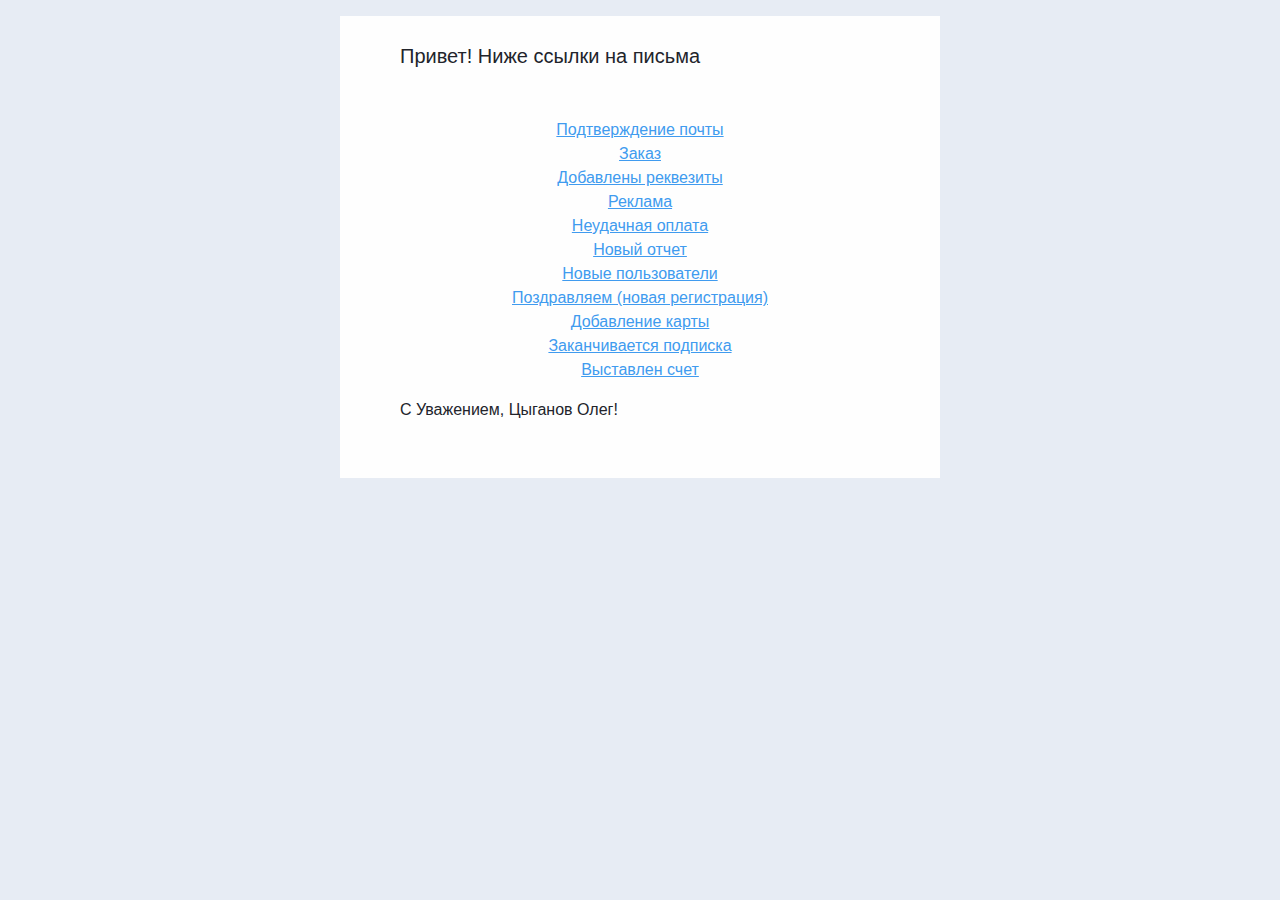
<file: index.html>
<!DOCTYPE html PUBLIC "-//W3C//DTD XHTML 1.0 Transitional//EN"
  "http://www.w3.org/TR/xhtml1/DTD/xhtml1-transitional.dtd">

<html xmlns="http://www.w3.org/1999/xhtml" lang="en" xml:lang="en">
<head>
  <link rel="stylesheet" type="text/css" href="css/app.css">
  <meta http-equiv="Content-Type" content="text/html; charset=utf-8">
  <meta name="viewport" content="width=device-width">
  <title>My Email Templates</title>
  <!-- <style> -->
</head>
<body>
  <span class="preheader"></span>
  <table class="body">
    <tr>
      <td class="center" align="center" valign="top">
        <center data-parsed>

            
            <table class="spacer float-center"><tbody><tr><td height="16px" style="font-size:16px;line-height:16px;">&#xA0;</td></tr></tbody></table> 
            
            <table align="center" class="container float-center"><tbody><tr><td>
            
              <table class="spacer"><tbody><tr><td height="24px" style="font-size:24px;line-height:24px;">&#xA0;</td></tr></tbody></table> 
              
              <table class="row"><tbody><tr>
                <th class="small-12 large-12 columns first last"><table><tr><th>
            
                <p class="lead">Привет! Ниже ссылки на письма</p>
            
                <table class="spacer"><tbody><tr><td height="16px" style="font-size:16px;line-height:16px;">&#xA0;</td></tr></tbody></table> 
            
                <center data-parsed>
                  <table align="center" class="menu vertical float-center"><tr><td><table><tr>
                    <th class="menu-item float-center"><a href="confirm-email.html" target="_blank">Подтверждение почты</a></th>
                    <th class="menu-item float-center"><a href="order.html" target="_blank">Заказ</a></th>
                    <th class="menu-item float-center"><a href="details-added.html" target="_blank">Добавлены реквезиты</a></th>
                    <th class="menu-item float-center"><a href="advertising.html" target="_blank">Реклама</a></th>
                    <th class="menu-item float-center"><a href="failed-payment.html" target="_blank">Неудачная оплата</a></th>
                    <th class="menu-item float-center"><a href="new-report.html" target="_blank">Новый отчет</a></th>
                    <th class="menu-item float-center"><a href="new-users.html" target="_blank">Новые пользователи</a></th>
                    <th class="menu-item float-center"><a href="congratulations.html" target="_blank">Поздравляем (новая регистрация)</a></th>
                    <th class="menu-item float-center"><a href="add-payment-card.html" target="_blank">Добавление карты</a></th>
                    <th class="menu-item float-center"><a href="end-subscribe.html" target="_blank">Заканчивается подписка</a></th>
                    <th class="menu-item float-center"><a href="billed.html" target="_blank">Выставлен счет</a></th>
                  </tr></table></td></tr></table>
                </center>
            
                <table class="spacer"><tbody><tr><td height="16px" style="font-size:16px;line-height:16px;">&#xA0;</td></tr></tbody></table> 
            
                <p class="paragraph-last">С Уважением, Цыганов Олег!</p>
            
            
                <table class="spacer"><tbody><tr><td height="16px" style="font-size:16px;line-height:16px;">&#xA0;</td></tr></tbody></table> 
            
                </th>
<th class="expander"></th></tr></table></th>
              </tr></tbody></table>
            </td></tr></tbody></table>
            
            <table class="spacer float-center"><tbody><tr><td height="16px" style="font-size:16px;line-height:16px;">&#xA0;</td></tr></tbody></table> 
            
            
            
            <table class="spacer float-center"><tbody><tr><td height="16px" style="font-size:16px;line-height:16px;">&#xA0;</td></tr></tbody></table> 
            
            

        </center>
      </td>
    </tr>
  </table>
  <!-- prevent Gmail on iOS font size manipulation -->
  <div style="display:none; white-space:nowrap; font:15px courier; line-height:0;"> &nbsp; &nbsp; &nbsp; &nbsp; &nbsp; &nbsp; &nbsp; &nbsp; &nbsp; &nbsp; &nbsp; &nbsp; &nbsp; &nbsp; &nbsp; &nbsp; &nbsp; &nbsp; &nbsp; &nbsp; &nbsp; &nbsp; &nbsp; &nbsp; &nbsp; &nbsp; &nbsp; &nbsp; &nbsp; &nbsp; </div>
</body>
</html>
</file>
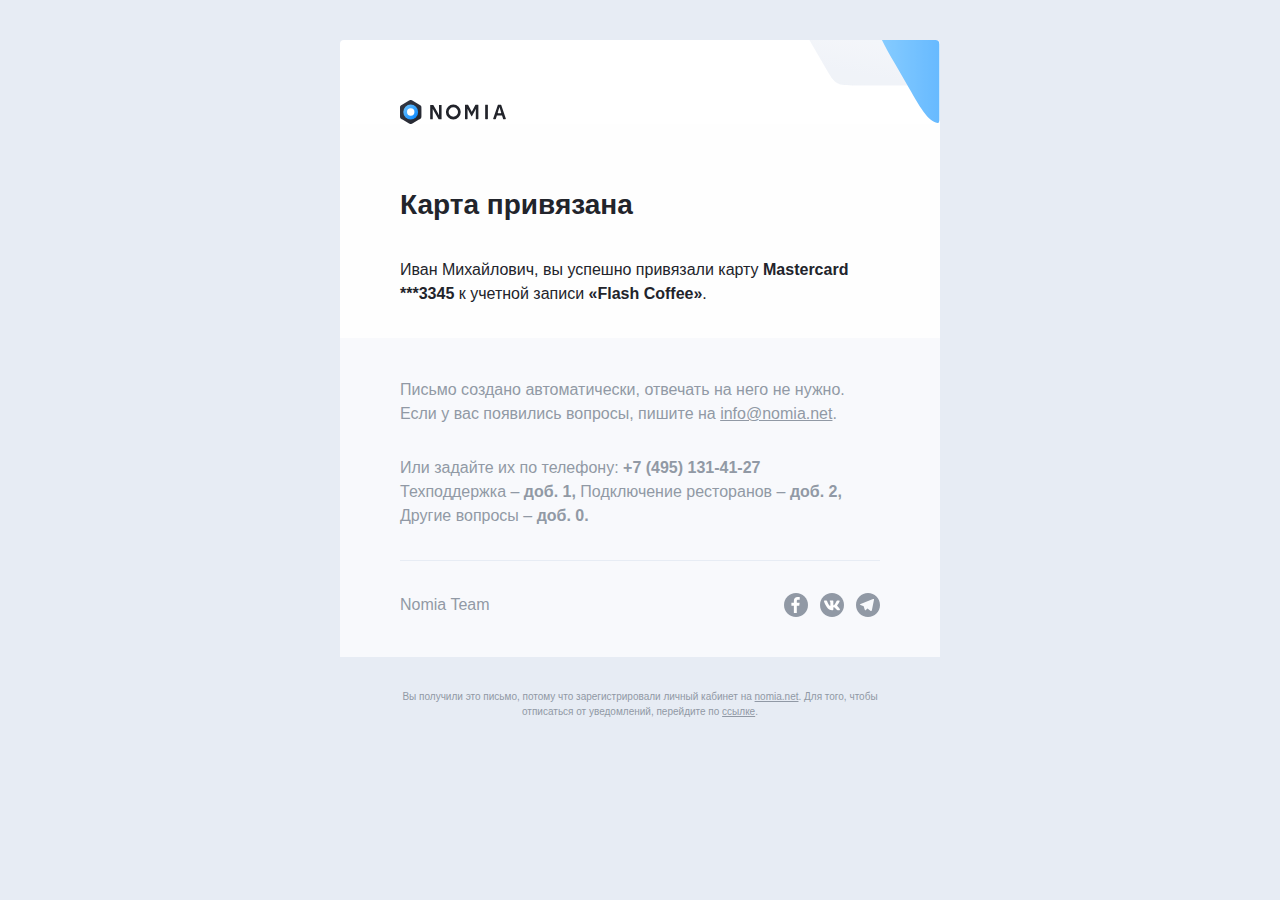
<file: add-payment-card.html>
<!DOCTYPE html PUBLIC "-//W3C//DTD XHTML 1.0 Transitional//EN"
"http://www.w3.org/TR/xhtml1/DTD/xhtml1-transitional.dtd">

<html xmlns="http://www.w3.org/1999/xhtml" lang="en" xml:lang="en">
  <head>
    <link rel="stylesheet" type="text/css" href="css/app.css">
    <meta http-equiv="Content-Type" content="text/html; charset=utf-8">
    <meta name="viewport" content="width=device-width">
    <title>add payment card</title>
    <!-- <style> -->
  </head>
  <body>
    <span class="preheader"></span>
    <table class="body">
      <tr>
        <td class="center" align="center" valign="top">
          <center data-parsed>
            
            <table class="spacer float-center show-for-large"><tbody><tr><td height="40px" style="font-size:40px;line-height:40px;">&#xA0;</td></tr></tbody></table> 
            <table style="border-radius: 4px 4px 0 0" align="center" class="container header float-center"><tbody><tr><td>
                <table class="row collapse"><tbody><tr>
                    <th class="small-6 large-6 columns first" valign="bottom"><table><tr><th>
                        <table class="spacer hide-for-large"><tbody><tr><td height="40px" style="font-size:40px;line-height:40px;">&#xA0;</td></tr></tbody></table> 
                        <img class="logo-image" src="assets/img/nomia-logo.svg" height="24" width="106" alt="Логотип Nomia">
                    </th></tr></table></th>
                    <th class="small-6 large-6 columns last"><table><tr><th>
                        <img class="decor-image" src="assets/img/nomia-decor.svg" height="84" width="168" alt="Декоративный элемент" align="right">
                    </th></tr></table></th>
                </tr></tbody></table>
            </td></tr></tbody></table>
            
            <table align="center" class="container float-center"><tbody><tr><td>
            
                <table class="spacer hide-for-large"><tbody><tr><td height="40px" style="font-size:40px;line-height:40px;">&#xA0;</td></tr></tbody></table><table class="spacer show-for-large"><tbody><tr><td height="60px" style="font-size:60px;line-height:60px;">&#xA0;</td></tr></tbody></table> 
            
                <table class="row"><tbody><tr>
                    <th class="small-12 large-12 columns first last" style="padding-bottom: 0;"><table><tr><th>
                        <h1>Карта привязана</h1>
                        <p style="margin-bottom: 0;">Иван Михайлович, вы успешно привязали карту <b>Mastercard ***3345</b> к учетной записи <b>«Flash Coffee»</b>.</p>
                    </th>
<th class="expander"></th></tr></table></th>
                </tr></tbody></table>
                <table class="spacer"><tbody><tr><td height="32px" style="font-size:32px;line-height:32px;">&#xA0;</td></tr></tbody></table> 
                <table class="wrapper secondary" align="center"><tr><td class="wrapper-inner">
                    <table class="spacer hide-for-large"><tbody><tr><td height="32px" style="font-size:32px;line-height:32px;">&#xA0;</td></tr></tbody></table><table class="spacer show-for-large"><tbody><tr><td height="40px" style="font-size:40px;line-height:40px;">&#xA0;</td></tr></tbody></table> 
                    <table class="row"><tbody><tr>
                        <th class="small-12 large-12 columns first last" style="padding-bottom: 32px;"><table><tr><th>
                            <p>
                                Письмо создано автоматически, отвечать на него не нужно. Если у вас появились вопросы, пишите на
                                <a href="mailto:infonomia.net" style="color: #9199a5">info@nomia.net</a>.
                            </p>
                            <p class="paragraph-last">Или задайте их по телефону: <a href="tel:+74951314127" style="color: #9199a5; font-weight: bold; text-decoration: none;">+7 (495) 131-41-27</a>
                            </p>
                            <p class="paragraph-last" style="padding-bottom: 32px; border-bottom-width: 1px; border-bottom-style: solid; border-bottom-color: #e7ecf4 ">Техподдержка –
                                <b>доб. 1,</b> Подключение ресторанов – <b>доб. 2,</b> Другие вопросы – <b>доб. 0.</b></p>
                        </th>
<th class="expander"></th></tr></table></th>
                    </tr></tbody></table>
                    <table class="row"><tbody><tr>
                        <th class="small-6 large-6 columns first"><table><tr><th>
                            <p class="paragraph-last">Nomia Team</p>
                        </th></tr></table></th>
                        <th class="small-6 large-6 columns last"><table><tr><th>
                            <table class="menu float-right"><tr><td><table><tr>
                                <th title="facebook" class="menu-item float-center"><a href="#">
                                    <img class="float-right" src="assets/img/facebook.svg" alt="Facebook" height="24" width="24" style="padding-right: 12px;">
                                </a></th>
                                <th title="vkontakte" class="menu-item float-center"><a href="#">
                                    <img class="float-right" src="assets/img/vk.svg" alt="Vkontakte" height="24" width="24" style="padding-right: 12px;">
                                </a></th>
                                <th title="telegram" class="menu-item float-center"><a href="#">
                                    <img class="float-right" src="assets/img/telegram.svg" alt="Telegram" height="24" width="24" style="padding-right: 0;">
                                </a></th>
                            </tr></table></td></tr></table>
                        </th></tr></table></th>
                    </tr></tbody></table>
                </td></tr></table>
                <table style="background-color: #e7ecf4;" class="wrapper" align="center"><tr><td class="wrapper-inner">
                    <table class="row"><tbody><tr>
                        <th class="small-12 large-12 columns first last" style="padding-top: 32px;"><table><tr><th>
                            <p class="paragraph-last text-center" style="font-size: 10px; color: #9199a5;">Вы получили это письмо, потому что зарегистрировали личный кабинет на <a href="https://www.nomia.net" target="_blank" style="font-size: 10px; color: #9199a5;">nomia.net</a>. Для того, чтобы отписаться от уведомлений, перейдите по <a href="https://www.nomia.net" target="_blank" style="font-size: 10px; color: #9199a5;">ссылке</a>.</p>
                        </th>
<th class="expander"></th></tr></table></th>
                    </tr></tbody></table>
                </td></tr></table>
            </td></tr></tbody></table>
            
          </center>
        </td>
      </tr>
    </table>
    <!-- prevent Gmail on iOS font size manipulation -->
   <div style="display:none; white-space:nowrap; font:15px courier; line-height:0;"> &nbsp; &nbsp; &nbsp; &nbsp; &nbsp; &nbsp; &nbsp; &nbsp; &nbsp; &nbsp; &nbsp; &nbsp; &nbsp; &nbsp; &nbsp; &nbsp; &nbsp; &nbsp; &nbsp; &nbsp; &nbsp; &nbsp; &nbsp; &nbsp; &nbsp; &nbsp; &nbsp; &nbsp; &nbsp; &nbsp; </div>
  </body>
</html>
</file>
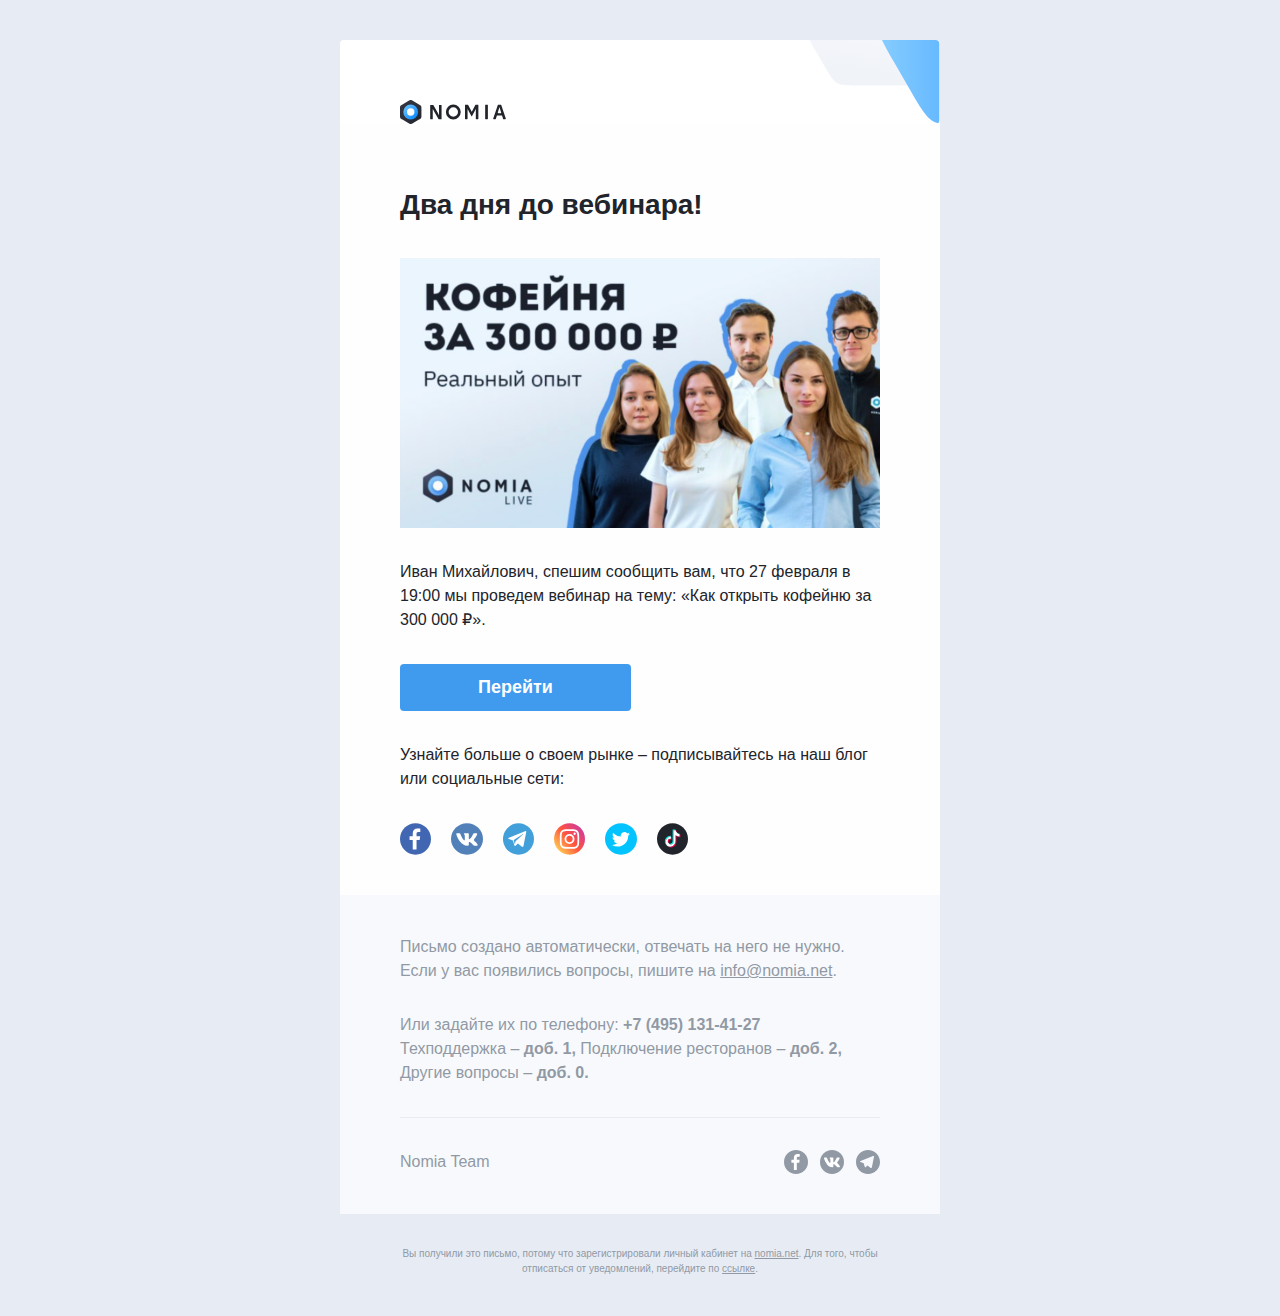
<file: advertising.html>
<!DOCTYPE html PUBLIC "-//W3C//DTD XHTML 1.0 Transitional//EN"
"http://www.w3.org/TR/xhtml1/DTD/xhtml1-transitional.dtd">

<html xmlns="http://www.w3.org/1999/xhtml" lang="en" xml:lang="en">
  <head>
    <link rel="stylesheet" type="text/css" href="css/app.css">
    <meta http-equiv="Content-Type" content="text/html; charset=utf-8">
    <meta name="viewport" content="width=device-width">
    <title>advertising</title>
    <!-- <style> -->
  </head>
  <body>
    <span class="preheader"></span>
    <table class="body">
      <tr>
        <td class="center" align="center" valign="top">
          <center data-parsed>
            
            <table class="spacer float-center show-for-large"><tbody><tr><td height="40px" style="font-size:40px;line-height:40px;">&#xA0;</td></tr></tbody></table> 
            <table style="border-radius: 4px 4px 0 0" align="center" class="container header float-center"><tbody><tr><td>
                <table class="row collapse"><tbody><tr>
                    <th class="small-6 large-6 columns first" valign="bottom"><table><tr><th>
                        <table class="spacer hide-for-large"><tbody><tr><td height="40px" style="font-size:40px;line-height:40px;">&#xA0;</td></tr></tbody></table> 
                        <img class="logo-image" src="assets/img/nomia-logo.svg" height="24" width="106" alt="Логотип Nomia">
                    </th></tr></table></th>
                    <th class="small-6 large-6 columns last"><table><tr><th>
                        <img class="decor-image" src="assets/img/nomia-decor.svg" height="84" width="168" alt="Декоративный элемент" align="right">
                    </th></tr></table></th>
                </tr></tbody></table>
            </td></tr></tbody></table>
            
            <table align="center" class="container float-center"><tbody><tr><td>
            
                <table class="spacer hide-for-large"><tbody><tr><td height="40px" style="font-size:40px;line-height:40px;">&#xA0;</td></tr></tbody></table><table class="spacer show-for-large"><tbody><tr><td height="60px" style="font-size:60px;line-height:60px;">&#xA0;</td></tr></tbody></table> 
            
                <table class="row"><tbody><tr>
                    <th class="small-12 large-12 columns first last" style="padding-bottom: 0;"><table><tr><th>
                        <h1>Два дня до вебинара!</h1>
                    </th>
<th class="expander"></th></tr></table></th>
                </tr></tbody></table>
            
                <table class="row"><tbody><tr>
                    <th class="ads__image--wrapper small-12 large-12 columns first last"><table><tr><th>
                        <img src="assets/img/ads.png" alt="Реклама вебинара" width="480" height="270">
                    </th>
<th class="expander"></th></tr></table></th>
                </tr></tbody></table>
            
                <table class="row"><tbody><tr>
                    <th class="small-12 large-12 columns first last" style="padding-bottom: 32px;"><table><tr><th>
                        <p class="paragraph-last">Иван Михайлович, спешим сообщить вам, что 27 февраля в 19:00 мы проведем вебинар на тему: «Как открыть кофейню за 300 000 ₽».</p>
                    </th>
<th class="expander"></th></tr></table></th>
                </tr></tbody></table>
            
                <table class="row"><tbody><tr>
                    <th class="small-12 large-12 columns first last" style="padding-right: 0; padding-bottom: 0;"><table><tr><th>
                        <table class="button small-expand radius success large ads__button"><tr><td><table><tr><td><a href="#">Перейти</a></td></tr></table></td></tr></table>
                    </th>
<th class="expander"></th></tr></table></th>
                </tr></tbody></table>
            
                <table class="row"><tbody><tr>
                    <th class="small-12 large-12 columns first last" style="padding-bottom: 32px !important;"><table><tr><th>
                        <p class="paragraph-last">Узнайте больше о своем рынке – подписывайтесь на наш блог или социальные сети:</p>
                    </th>
<th class="expander"></th></tr></table></th>
                </tr></tbody></table>
            
                <table class="row"><tbody><tr>
                    <th class="small-12 large-12 columns first last"><table><tr><th>
                        <table class="menu ads__social"><tr><td><table><tr>
                            <th style="padding-right: 20px" class="menu-item float-center"><a href="#">
                                <img src="assets/img/ads__facebook.svg" alt="Наш Facebook" width="32" height="32">
                            </a></th>
                            <th style="padding-right: 20px" class="menu-item float-center"><a href="#">
                                <img src="assets/img/ads__vk.svg" alt="Наш VK" width="32" height="32">
                            </a></th>
                            <th style="padding-right: 20px" class="menu-item float-center"><a href="#">
                                <img src="assets/img/ads__telegram.svg" alt="Наш Telegram" width="32" height="32">
                            </a></th>
                            <th style="padding-right: 20px" class="menu-item float-center"><a href="#">
                                <img src="assets/img/ads__insta.svg" alt="Наш Instagram" width="32" height="32">
                            </a></th>
                            <th style="padding-right: 20px" class="menu-item float-center"><a href="#">
                                <img src="assets/img/ads__twitter.svg" alt="Наш Twitter" width="32" height="32">
                            </a></th>
                            <th style="padding-right: 0" class="menu-item float-center"><a href="#">
                                <img src="assets/img/ads__tictok.svg" alt="Наш TikTok" width="32" height="32">
                            </a></th>
                        </tr></table></td></tr></table>
                    </th>
<th class="expander"></th></tr></table></th>
                </tr></tbody></table>
            
                <table class="wrapper secondary" align="center"><tr><td class="wrapper-inner">
                    <table class="spacer hide-for-large"><tbody><tr><td height="32px" style="font-size:32px;line-height:32px;">&#xA0;</td></tr></tbody></table><table class="spacer show-for-large"><tbody><tr><td height="40px" style="font-size:40px;line-height:40px;">&#xA0;</td></tr></tbody></table> 
                    <table class="row"><tbody><tr>
                        <th class="small-12 large-12 columns first last" style="padding-bottom: 32px;"><table><tr><th>
                            <p>
                                Письмо создано автоматически, отвечать на него не нужно. Если у вас появились вопросы, пишите на
                                <a href="mailto:infonomia.net" style="color: #9199a5">info@nomia.net</a>.
                            </p>
                            <p class="paragraph-last">Или задайте их по телефону: <a href="tel:+74951314127" style="color: #9199a5; font-weight: bold; text-decoration: none;">+7 (495) 131-41-27</a>
                            </p>
                            <p class="paragraph-last" style="padding-bottom: 32px; border-bottom-width: 1px; border-bottom-style: solid; border-bottom-color: #e7ecf4 ">Техподдержка –
                                <b>доб. 1,</b> Подключение ресторанов – <b>доб. 2,</b> Другие вопросы – <b>доб. 0.</b></p>
                        </th>
<th class="expander"></th></tr></table></th>
                    </tr></tbody></table>
                    <table class="row"><tbody><tr>
                        <th class="small-6 large-6 columns first"><table><tr><th>
                            <p class="paragraph-last">Nomia Team</p>
                        </th></tr></table></th>
                        <th class="small-6 large-6 columns last"><table><tr><th>
                            <table class="menu float-right"><tr><td><table><tr>
                                <th title="facebook" class="menu-item float-center"><a href="#">
                                    <img class="float-right" src="assets/img/facebook.svg" alt="Facebook" height="24" width="24" style="padding-right: 12px;">
                                </a></th>
                                <th title="vkontakte" class="menu-item float-center"><a href="#">
                                    <img class="float-right" src="assets/img/vk.svg" alt="Vkontakte" height="24" width="24" style="padding-right: 12px;">
                                </a></th>
                                <th title="telegram" class="menu-item float-center"><a href="#">
                                    <img class="float-right" src="assets/img/telegram.svg" alt="Telegram" height="24" width="24" style="padding-right: 0;">
                                </a></th>
                            </tr></table></td></tr></table>
                        </th></tr></table></th>
                    </tr></tbody></table>
                </td></tr></table>
                <table style="background-color: #e7ecf4;" class="wrapper" align="center"><tr><td class="wrapper-inner">
                    <table class="row"><tbody><tr>
                        <th class="small-12 large-12 columns first last" style="padding-top: 32px;"><table><tr><th>
                            <p class="paragraph-last text-center" style="font-size: 10px; color: #9199a5;">Вы получили это письмо, потому что зарегистрировали личный кабинет на <a href="https://www.nomia.net" target="_blank" style="font-size: 10px; color: #9199a5;">nomia.net</a>. Для того, чтобы отписаться от уведомлений, перейдите по <a href="https://www.nomia.net" target="_blank" style="font-size: 10px; color: #9199a5;">ссылке</a>.</p>
                        </th>
<th class="expander"></th></tr></table></th>
                    </tr></tbody></table>
                </td></tr></table>
            </td></tr></tbody></table>
            
          </center>
        </td>
      </tr>
    </table>
    <!-- prevent Gmail on iOS font size manipulation -->
   <div style="display:none; white-space:nowrap; font:15px courier; line-height:0;"> &nbsp; &nbsp; &nbsp; &nbsp; &nbsp; &nbsp; &nbsp; &nbsp; &nbsp; &nbsp; &nbsp; &nbsp; &nbsp; &nbsp; &nbsp; &nbsp; &nbsp; &nbsp; &nbsp; &nbsp; &nbsp; &nbsp; &nbsp; &nbsp; &nbsp; &nbsp; &nbsp; &nbsp; &nbsp; &nbsp; </div>
  </body>
</html>
</file>
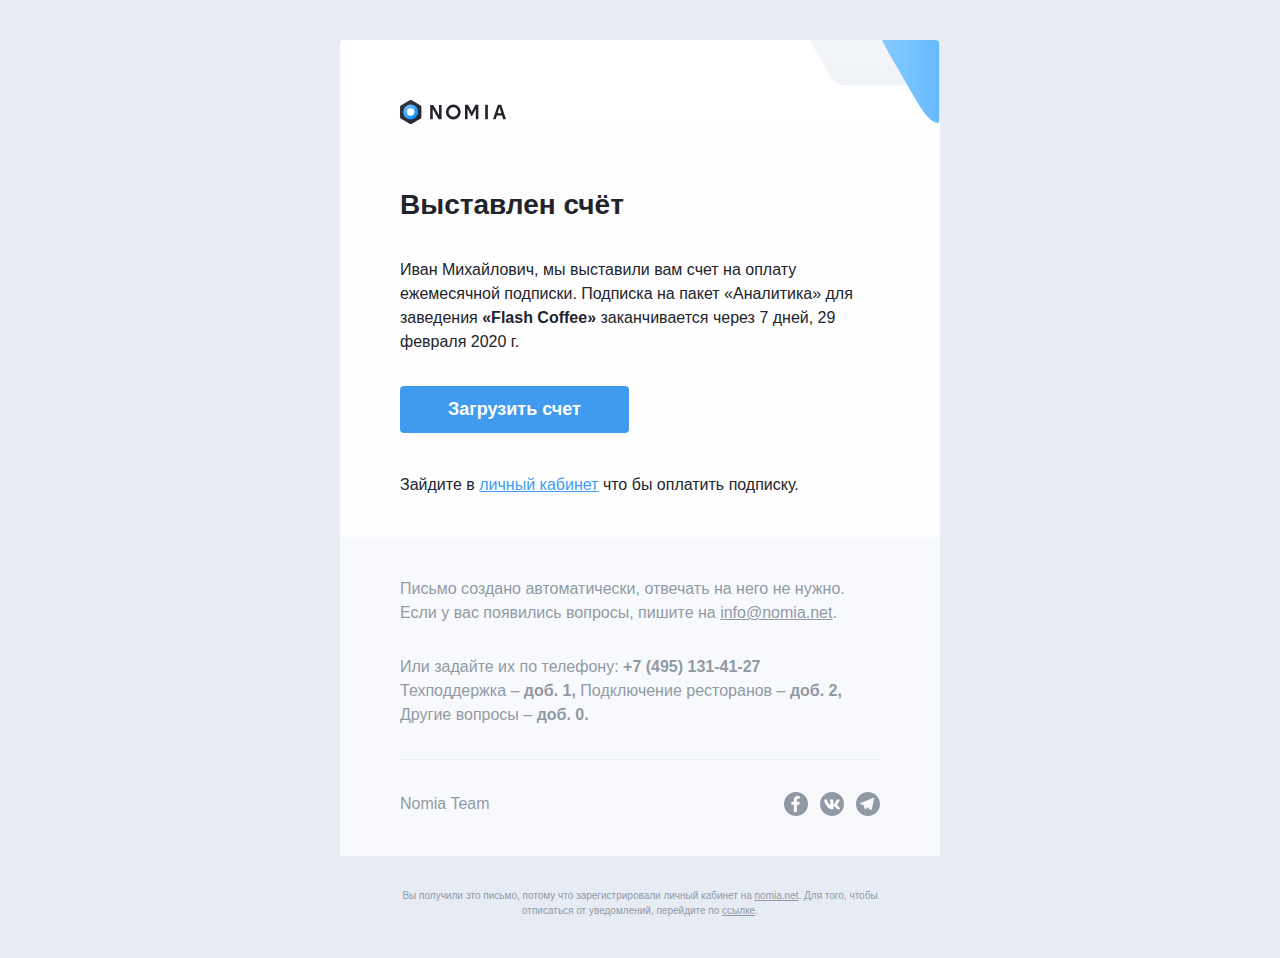
<file: billed.html>
<!DOCTYPE html PUBLIC "-//W3C//DTD XHTML 1.0 Transitional//EN"
"http://www.w3.org/TR/xhtml1/DTD/xhtml1-transitional.dtd">

<html xmlns="http://www.w3.org/1999/xhtml" lang="en" xml:lang="en">
  <head>
    <link rel="stylesheet" type="text/css" href="css/app.css">
    <meta http-equiv="Content-Type" content="text/html; charset=utf-8">
    <meta name="viewport" content="width=device-width">
    <title>Billed</title>
    <!-- <style> -->
  </head>
  <body>
    <span class="preheader"></span>
    <table class="body">
      <tr>
        <td class="center" align="center" valign="top">
          <center data-parsed>
            
            <table class="spacer float-center show-for-large"><tbody><tr><td height="40px" style="font-size:40px;line-height:40px;">&#xA0;</td></tr></tbody></table> 
            <table style="border-radius: 4px 4px 0 0" align="center" class="container header float-center"><tbody><tr><td>
                <table class="row collapse"><tbody><tr>
                    <th class="small-6 large-6 columns first" valign="bottom"><table><tr><th>
                        <table class="spacer hide-for-large"><tbody><tr><td height="40px" style="font-size:40px;line-height:40px;">&#xA0;</td></tr></tbody></table> 
                        <img class="logo-image" src="assets/img/nomia-logo.svg" height="24" width="106" alt="Логотип Nomia">
                    </th></tr></table></th>
                    <th class="small-6 large-6 columns last"><table><tr><th>
                        <img class="decor-image" src="assets/img/nomia-decor.svg" height="84" width="168" alt="Декоративный элемент" align="right">
                    </th></tr></table></th>
                </tr></tbody></table>
            </td></tr></tbody></table>
            
            <table align="center" class="container float-center"><tbody><tr><td>
            
                <table class="spacer hide-for-large"><tbody><tr><td height="40px" style="font-size:40px;line-height:40px;">&#xA0;</td></tr></tbody></table><table class="spacer show-for-large"><tbody><tr><td height="60px" style="font-size:60px;line-height:60px;">&#xA0;</td></tr></tbody></table> 
            
                <table class="row"><tbody><tr>
                    <th class="small-12 large-12 columns first last" style="padding-bottom: 0;"><table><tr><th>
                        <h1>Выставлен счёт</h1>
                        <p style="margin-bottom: 0;">Иван Михайлович, мы выставили вам счет на оплату ежемесячной подписки. Подписка на пакет «Аналитика» для заведения <b>«Flash Coffee»</b> заканчивается через 7 дней, 29 февраля 2020 г.</p>
                    </th>
<th class="expander"></th></tr></table></th>
                </tr></tbody></table>
                <table class="spacer"><tbody><tr><td height="32px" style="font-size:32px;line-height:32px;">&#xA0;</td></tr></tbody></table> 
                <table class="row"><tbody><tr>
                    <th class="small-12 large-12 columns first last" style="padding-right: 0; padding-bottom: 0;"><table><tr><th>
                        <table class="button small-expand radius success large billed"><tr><td><table><tr><td><a href="#">Загрузить счет</a></td></tr></table></td></tr></table>
                    </th>
<th class="expander"></th></tr></table></th>
                </tr></tbody></table>
                <table class="row"><tbody><tr>
                    <th class="small-12 large-12 columns first last"><table><tr><th>
                        <p class="paragraph-last">Зайдите в <a href="#" style="color: #409bef; text-decoration: underline;">личный кабинет</a> что бы оплатить подписку.</p>
                    </th>
<th class="expander"></th></tr></table></th>
                </tr></tbody></table>
                <table class="wrapper secondary" align="center"><tr><td class="wrapper-inner">
                    <table class="spacer hide-for-large"><tbody><tr><td height="32px" style="font-size:32px;line-height:32px;">&#xA0;</td></tr></tbody></table><table class="spacer show-for-large"><tbody><tr><td height="40px" style="font-size:40px;line-height:40px;">&#xA0;</td></tr></tbody></table> 
                    <table class="row"><tbody><tr>
                        <th class="small-12 large-12 columns first last" style="padding-bottom: 32px;"><table><tr><th>
                            <p>
                                Письмо создано автоматически, отвечать на него не нужно. Если у вас появились вопросы, пишите на
                                <a href="mailto:infonomia.net" style="color: #9199a5">info@nomia.net</a>.
                            </p>
                            <p class="paragraph-last">Или задайте их по телефону: <a href="tel:+74951314127" style="color: #9199a5; font-weight: bold; text-decoration: none;">+7 (495) 131-41-27</a>
                            </p>
                            <p class="paragraph-last" style="padding-bottom: 32px; border-bottom-width: 1px; border-bottom-style: solid; border-bottom-color: #e7ecf4 ">Техподдержка –
                                <b>доб. 1,</b> Подключение ресторанов – <b>доб. 2,</b> Другие вопросы – <b>доб. 0.</b></p>
                        </th>
<th class="expander"></th></tr></table></th>
                    </tr></tbody></table>
                    <table class="row"><tbody><tr>
                        <th class="small-6 large-6 columns first"><table><tr><th>
                            <p class="paragraph-last">Nomia Team</p>
                        </th></tr></table></th>
                        <th class="small-6 large-6 columns last"><table><tr><th>
                            <table class="menu float-right"><tr><td><table><tr>
                                <th title="facebook" class="menu-item float-center"><a href="#">
                                    <img class="float-right" src="assets/img/facebook.svg" alt="Facebook" height="24" width="24" style="padding-right: 12px;">
                                </a></th>
                                <th title="vkontakte" class="menu-item float-center"><a href="#">
                                    <img class="float-right" src="assets/img/vk.svg" alt="Vkontakte" height="24" width="24" style="padding-right: 12px;">
                                </a></th>
                                <th title="telegram" class="menu-item float-center"><a href="#">
                                    <img class="float-right" src="assets/img/telegram.svg" alt="Telegram" height="24" width="24" style="padding-right: 0;">
                                </a></th>
                            </tr></table></td></tr></table>
                        </th></tr></table></th>
                    </tr></tbody></table>
                </td></tr></table>
                <table style="background-color: #e7ecf4;" class="wrapper" align="center"><tr><td class="wrapper-inner">
                    <table class="row"><tbody><tr>
                        <th class="small-12 large-12 columns first last" style="padding-top: 32px;"><table><tr><th>
                            <p class="paragraph-last text-center" style="font-size: 10px; color: #9199a5;">Вы получили это письмо, потому что зарегистрировали личный кабинет на <a href="https://www.nomia.net" target="_blank" style="font-size: 10px; color: #9199a5;">nomia.net</a>. Для того, чтобы отписаться от уведомлений, перейдите по <a href="https://www.nomia.net" target="_blank" style="font-size: 10px; color: #9199a5;">ссылке</a>.</p>
                        </th>
<th class="expander"></th></tr></table></th>
                    </tr></tbody></table>
                </td></tr></table>
            </td></tr></tbody></table>
            
          </center>
        </td>
      </tr>
    </table>
    <!-- prevent Gmail on iOS font size manipulation -->
   <div style="display:none; white-space:nowrap; font:15px courier; line-height:0;"> &nbsp; &nbsp; &nbsp; &nbsp; &nbsp; &nbsp; &nbsp; &nbsp; &nbsp; &nbsp; &nbsp; &nbsp; &nbsp; &nbsp; &nbsp; &nbsp; &nbsp; &nbsp; &nbsp; &nbsp; &nbsp; &nbsp; &nbsp; &nbsp; &nbsp; &nbsp; &nbsp; &nbsp; &nbsp; &nbsp; </div>
  </body>
</html>
</file>
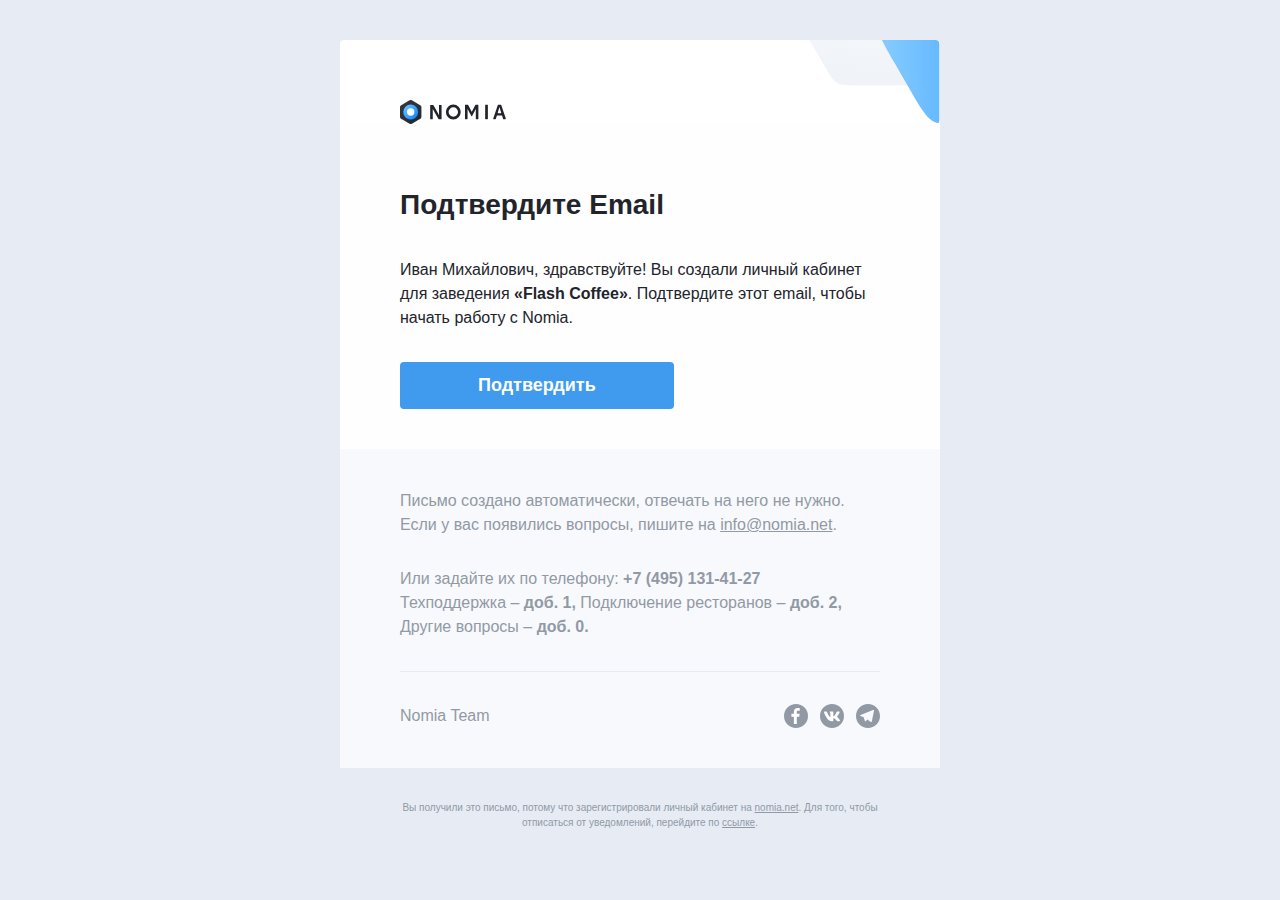
<file: confirm-email.html>
<!DOCTYPE html PUBLIC "-//W3C//DTD XHTML 1.0 Transitional//EN"
"http://www.w3.org/TR/xhtml1/DTD/xhtml1-transitional.dtd">

<html xmlns="http://www.w3.org/1999/xhtml" lang="en" xml:lang="en">
  <head>
    <link rel="stylesheet" type="text/css" href="css/app.css">
    <meta http-equiv="Content-Type" content="text/html; charset=utf-8">
    <meta name="viewport" content="width=device-width">
    <title>Confirm email</title>
    <!-- <style> -->
  </head>
  <body>
    <span class="preheader"></span>
    <table class="body">
      <tr>
        <td class="center" align="center" valign="top">
          <center data-parsed>
            
            <table class="spacer float-center show-for-large"><tbody><tr><td height="40px" style="font-size:40px;line-height:40px;">&#xA0;</td></tr></tbody></table> 
            <table style="border-radius: 4px 4px 0 0" align="center" class="container header float-center"><tbody><tr><td>
                <table class="row collapse"><tbody><tr>
                    <th class="small-6 large-6 columns first" valign="bottom"><table><tr><th>
                        <table class="spacer hide-for-large"><tbody><tr><td height="40px" style="font-size:40px;line-height:40px;">&#xA0;</td></tr></tbody></table> 
                        <img class="logo-image" src="assets/img/nomia-logo.svg" height="24" width="106" alt="Логотип Nomia">
                    </th></tr></table></th>
                    <th class="small-6 large-6 columns last"><table><tr><th>
                        <img class="decor-image" src="assets/img/nomia-decor.svg" height="84" width="168" alt="Декоративный элемент" align="right">
                    </th></tr></table></th>
                </tr></tbody></table>
            </td></tr></tbody></table>
            
            <table align="center" class="container float-center"><tbody><tr><td>
            
                <table class="spacer hide-for-large"><tbody><tr><td height="40px" style="font-size:40px;line-height:40px;">&#xA0;</td></tr></tbody></table><table class="spacer show-for-large"><tbody><tr><td height="60px" style="font-size:60px;line-height:60px;">&#xA0;</td></tr></tbody></table> 
            
                <table class="row"><tbody><tr>
                    <th class="small-12 large-12 columns first last" style="padding-bottom: 0;"><table><tr><th>
                        <h1>Подтвердите Email</h1>
                        <p style="margin-bottom: 0;">Иван Михайлович, здравствуйте! Вы создали личный кабинет для заведения <b>«Flash Coffee»</b>. Подтвердите этот email, чтобы начать работу с Nomia.</p>
                    </th>
<th class="expander"></th></tr></table></th>
                </tr></tbody></table>
                <table class="spacer"><tbody><tr><td height="32px" style="font-size:32px;line-height:32px;">&#xA0;</td></tr></tbody></table> 
                <table class="row"><tbody><tr>
                    <th class="small-12 large-12 columns first last" style="padding-right: 0; padding-bottom: 0;"><table><tr><th>
                        <table class="button small-expand radius success large"><tr><td><table><tr><td><a href="#">Подтвердить</a></td></tr></table></td></tr></table>
                    </th>
<th class="expander"></th></tr></table></th>
                </tr></tbody></table>
                <table class="wrapper secondary" align="center"><tr><td class="wrapper-inner">
                    <table class="spacer hide-for-large"><tbody><tr><td height="32px" style="font-size:32px;line-height:32px;">&#xA0;</td></tr></tbody></table><table class="spacer show-for-large"><tbody><tr><td height="40px" style="font-size:40px;line-height:40px;">&#xA0;</td></tr></tbody></table> 
                    <table class="row"><tbody><tr>
                        <th class="small-12 large-12 columns first last" style="padding-bottom: 32px;"><table><tr><th>
                            <p>
                                Письмо создано автоматически, отвечать на него не нужно. Если у вас появились вопросы, пишите на
                                <a href="mailto:infonomia.net" style="color: #9199a5">info@nomia.net</a>.
                            </p>
                            <p class="paragraph-last">Или задайте их по телефону: <a href="tel:+74951314127" style="color: #9199a5; font-weight: bold; text-decoration: none;">+7 (495) 131-41-27</a>
                            </p>
                            <p class="paragraph-last" style="padding-bottom: 32px; border-bottom-width: 1px; border-bottom-style: solid; border-bottom-color: #e7ecf4 ">Техподдержка –
                                <b>доб. 1,</b> Подключение ресторанов – <b>доб. 2,</b> Другие вопросы – <b>доб. 0.</b></p>
                        </th>
<th class="expander"></th></tr></table></th>
                    </tr></tbody></table>
                    <table class="row"><tbody><tr>
                        <th class="small-6 large-6 columns first"><table><tr><th>
                            <p class="paragraph-last">Nomia Team</p>
                        </th></tr></table></th>
                        <th class="small-6 large-6 columns last"><table><tr><th>
                            <table class="menu float-right"><tr><td><table><tr>
                                <th title="facebook" class="menu-item float-center"><a href="#">
                                    <img class="float-right" src="assets/img/facebook.svg" alt="Facebook" height="24" width="24" style="padding-right: 12px;">
                                </a></th>
                                <th title="vkontakte" class="menu-item float-center"><a href="#">
                                    <img class="float-right" src="assets/img/vk.svg" alt="Vkontakte" height="24" width="24" style="padding-right: 12px;">
                                </a></th>
                                <th title="telegram" class="menu-item float-center"><a href="#">
                                    <img class="float-right" src="assets/img/telegram.svg" alt="Telegram" height="24" width="24" style="padding-right: 0;">
                                </a></th>
                            </tr></table></td></tr></table>
                        </th></tr></table></th>
                    </tr></tbody></table>
                </td></tr></table>
                <table style="background-color: #e7ecf4;" class="wrapper" align="center"><tr><td class="wrapper-inner">
                    <table class="row"><tbody><tr>
                        <th class="small-12 large-12 columns first last" style="padding-top: 32px;"><table><tr><th>
                            <p class="paragraph-last text-center" style="font-size: 10px; color: #9199a5;">Вы получили это письмо, потому что зарегистрировали личный кабинет на <a href="https://www.nomia.net" target="_blank" style="font-size: 10px; color: #9199a5;">nomia.net</a>. Для того, чтобы отписаться от уведомлений, перейдите по <a href="https://www.nomia.net" target="_blank" style="font-size: 10px; color: #9199a5;">ссылке</a>.</p>
                        </th>
<th class="expander"></th></tr></table></th>
                    </tr></tbody></table>
                </td></tr></table>
            </td></tr></tbody></table>
            
          </center>
        </td>
      </tr>
    </table>
    <!-- prevent Gmail on iOS font size manipulation -->
   <div style="display:none; white-space:nowrap; font:15px courier; line-height:0;"> &nbsp; &nbsp; &nbsp; &nbsp; &nbsp; &nbsp; &nbsp; &nbsp; &nbsp; &nbsp; &nbsp; &nbsp; &nbsp; &nbsp; &nbsp; &nbsp; &nbsp; &nbsp; &nbsp; &nbsp; &nbsp; &nbsp; &nbsp; &nbsp; &nbsp; &nbsp; &nbsp; &nbsp; &nbsp; &nbsp; </div>
  </body>
</html>
</file>
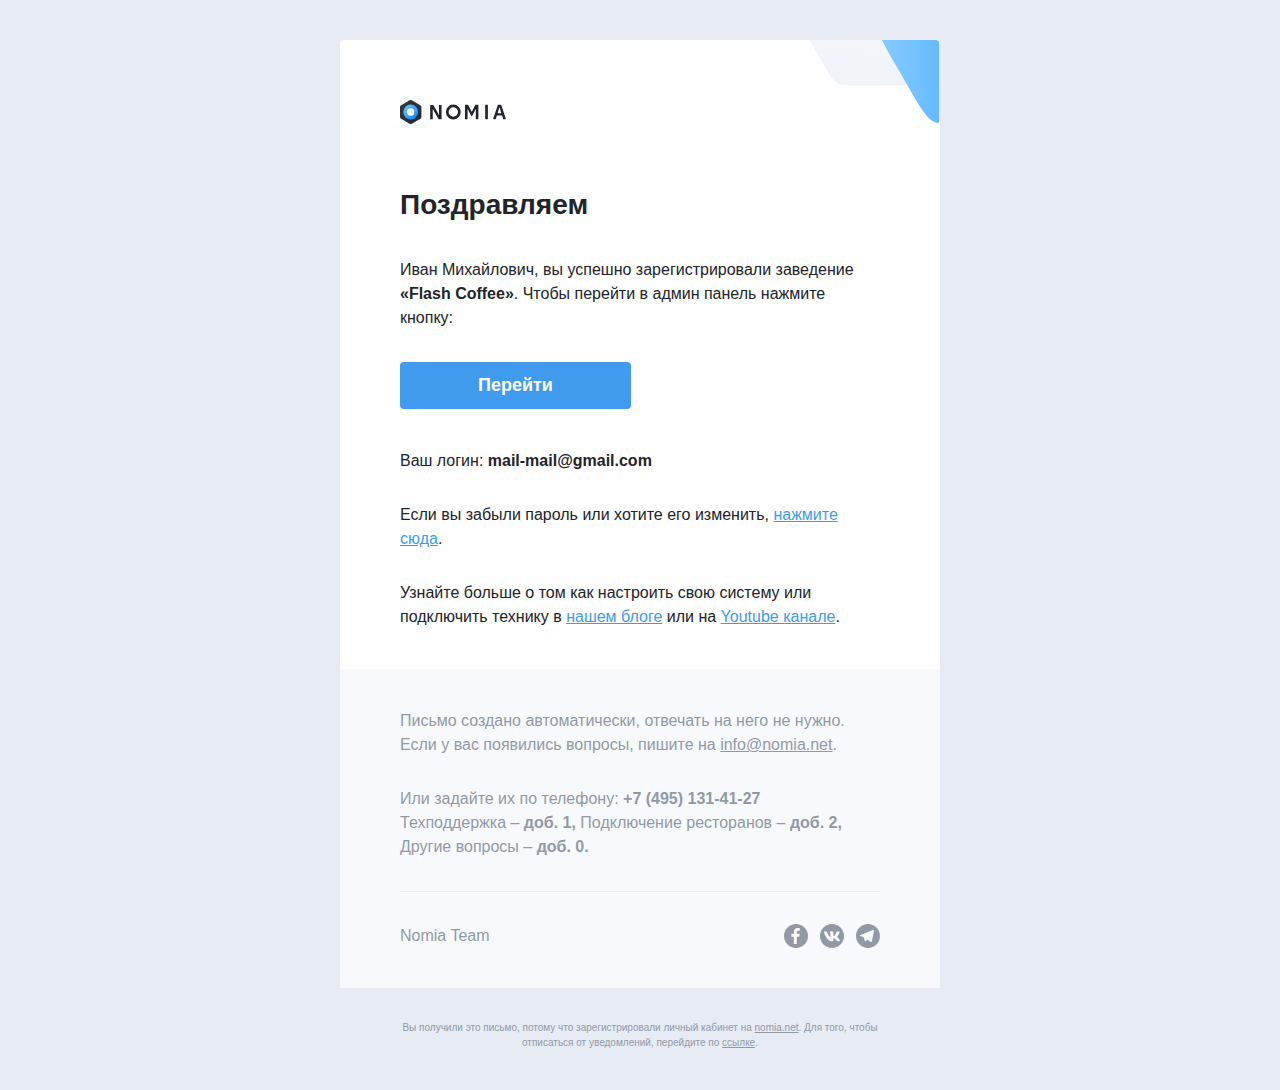
<file: congratulations.html>
<!DOCTYPE html PUBLIC "-//W3C//DTD XHTML 1.0 Transitional//EN"
"http://www.w3.org/TR/xhtml1/DTD/xhtml1-transitional.dtd">

<html xmlns="http://www.w3.org/1999/xhtml" lang="en" xml:lang="en">
  <head>
    <link rel="stylesheet" type="text/css" href="css/app.css">
    <meta http-equiv="Content-Type" content="text/html; charset=utf-8">
    <meta name="viewport" content="width=device-width">
    <title>congratulations</title>
    <!-- <style> -->
  </head>
  <body>
    <span class="preheader"></span>
    <table class="body">
      <tr>
        <td class="center" align="center" valign="top">
          <center data-parsed>
            
            <table class="spacer float-center show-for-large"><tbody><tr><td height="40px" style="font-size:40px;line-height:40px;">&#xA0;</td></tr></tbody></table> 
            <table style="border-radius: 4px 4px 0 0" align="center" class="container header float-center"><tbody><tr><td>
                <table class="row collapse"><tbody><tr>
                    <th class="small-6 large-6 columns first" valign="bottom"><table><tr><th>
                        <table class="spacer hide-for-large"><tbody><tr><td height="40px" style="font-size:40px;line-height:40px;">&#xA0;</td></tr></tbody></table> 
                        <img class="logo-image" src="assets/img/nomia-logo.svg" height="24" width="106" alt="Логотип Nomia">
                    </th></tr></table></th>
                    <th class="small-6 large-6 columns last"><table><tr><th>
                        <img class="decor-image" src="assets/img/nomia-decor.svg" height="84" width="168" alt="Декоративный элемент" align="right">
                    </th></tr></table></th>
                </tr></tbody></table>
            </td></tr></tbody></table>
            
            <table align="center" class="container float-center"><tbody><tr><td>
            
                <table class="spacer hide-for-large"><tbody><tr><td height="40px" style="font-size:40px;line-height:40px;">&#xA0;</td></tr></tbody></table><table class="spacer show-for-large"><tbody><tr><td height="60px" style="font-size:60px;line-height:60px;">&#xA0;</td></tr></tbody></table> 
            
                <table class="row"><tbody><tr>
                    <th class="small-12 large-12 columns first last" style="padding-bottom: 0;"><table><tr><th>
                        <h1>Поздравляем</h1>
                        <p style="margin-bottom: 0;">Иван Михайлович, вы успешно зарегистрировали заведение
                            <b>«Flash Coffee»</b>. Чтобы перейти в админ панель нажмите кнопку:</p>
                    </th>
<th class="expander"></th></tr></table></th>
                </tr></tbody></table>
                <table class="spacer"><tbody><tr><td height="32px" style="font-size:32px;line-height:32px;">&#xA0;</td></tr></tbody></table> 
                <table class="row"><tbody><tr>
                    <th class="small-12 large-12 columns first last" style="padding-right: 0; padding-bottom: 0;"><table><tr><th>
                        <table class="button small-expand radius success large"><tr><td><table><tr><td><a href="#">Перейти</a></td></tr></table></td></tr></table>
                    </th>
<th class="expander"></th></tr></table></th>
                </tr></tbody></table>
                <table class="row"><tbody><tr>
                    <th class="small-12 large-12 columns first last"><table><tr><th>
                        <p>Ваш логин: <b>mail-mail@gmail.com</b></p>
                        <p>Если вы забыли пароль или хотите его изменить, <a href="#">нажмите сюда</a>.</p>
                        <p class="paragraph-last">Узнайте больше о том как настроить свою систему или подключить технику в <a href="#">нашем блоге</a> или на <a href="#">Youtube канале</a>.</p>
                    </th>
<th class="expander"></th></tr></table></th>
                </tr></tbody></table>
                <table class="wrapper secondary" align="center"><tr><td class="wrapper-inner">
                    <table class="spacer hide-for-large"><tbody><tr><td height="32px" style="font-size:32px;line-height:32px;">&#xA0;</td></tr></tbody></table><table class="spacer show-for-large"><tbody><tr><td height="40px" style="font-size:40px;line-height:40px;">&#xA0;</td></tr></tbody></table> 
                    <table class="row"><tbody><tr>
                        <th class="small-12 large-12 columns first last" style="padding-bottom: 32px;"><table><tr><th>
                            <p>
                                Письмо создано автоматически, отвечать на него не нужно. Если у вас появились вопросы, пишите на
                                <a href="mailto:infonomia.net" style="color: #9199a5">info@nomia.net</a>.
                            </p>
                            <p class="paragraph-last">Или задайте их по телефону: <a href="tel:+74951314127" style="color: #9199a5; font-weight: bold; text-decoration: none;">+7 (495) 131-41-27</a>
                            </p>
                            <p class="paragraph-last" style="padding-bottom: 32px; border-bottom-width: 1px; border-bottom-style: solid; border-bottom-color: #e7ecf4 ">Техподдержка –
                                <b>доб. 1,</b> Подключение ресторанов – <b>доб. 2,</b> Другие вопросы – <b>доб. 0.</b></p>
                        </th>
<th class="expander"></th></tr></table></th>
                    </tr></tbody></table>
                    <table class="row"><tbody><tr>
                        <th class="small-6 large-6 columns first"><table><tr><th>
                            <p class="paragraph-last">Nomia Team</p>
                        </th></tr></table></th>
                        <th class="small-6 large-6 columns last"><table><tr><th>
                            <table class="menu float-right"><tr><td><table><tr>
                                <th title="facebook" class="menu-item float-center"><a href="#">
                                    <img class="float-right" src="assets/img/facebook.svg" alt="Facebook" height="24" width="24" style="padding-right: 12px;">
                                </a></th>
                                <th title="vkontakte" class="menu-item float-center"><a href="#">
                                    <img class="float-right" src="assets/img/vk.svg" alt="Vkontakte" height="24" width="24" style="padding-right: 12px;">
                                </a></th>
                                <th title="telegram" class="menu-item float-center"><a href="#">
                                    <img class="float-right" src="assets/img/telegram.svg" alt="Telegram" height="24" width="24" style="padding-right: 0;">
                                </a></th>
                            </tr></table></td></tr></table>
                        </th></tr></table></th>
                    </tr></tbody></table>
                </td></tr></table>
                <table style="background-color: #e7ecf4;" class="wrapper" align="center"><tr><td class="wrapper-inner">
                    <table class="row"><tbody><tr>
                        <th class="small-12 large-12 columns first last" style="padding-top: 32px;"><table><tr><th>
                            <p class="paragraph-last text-center" style="font-size: 10px; color: #9199a5;">Вы получили это письмо, потому что зарегистрировали личный кабинет на <a href="https://www.nomia.net" target="_blank" style="font-size: 10px; color: #9199a5;">nomia.net</a>. Для того, чтобы отписаться от уведомлений, перейдите по <a href="https://www.nomia.net" target="_blank" style="font-size: 10px; color: #9199a5;">ссылке</a>.</p>
                        </th>
<th class="expander"></th></tr></table></th>
                    </tr></tbody></table>
                </td></tr></table>
            </td></tr></tbody></table>
            
          </center>
        </td>
      </tr>
    </table>
    <!-- prevent Gmail on iOS font size manipulation -->
   <div style="display:none; white-space:nowrap; font:15px courier; line-height:0;"> &nbsp; &nbsp; &nbsp; &nbsp; &nbsp; &nbsp; &nbsp; &nbsp; &nbsp; &nbsp; &nbsp; &nbsp; &nbsp; &nbsp; &nbsp; &nbsp; &nbsp; &nbsp; &nbsp; &nbsp; &nbsp; &nbsp; &nbsp; &nbsp; &nbsp; &nbsp; &nbsp; &nbsp; &nbsp; &nbsp; </div>
  </body>
</html>
</file>
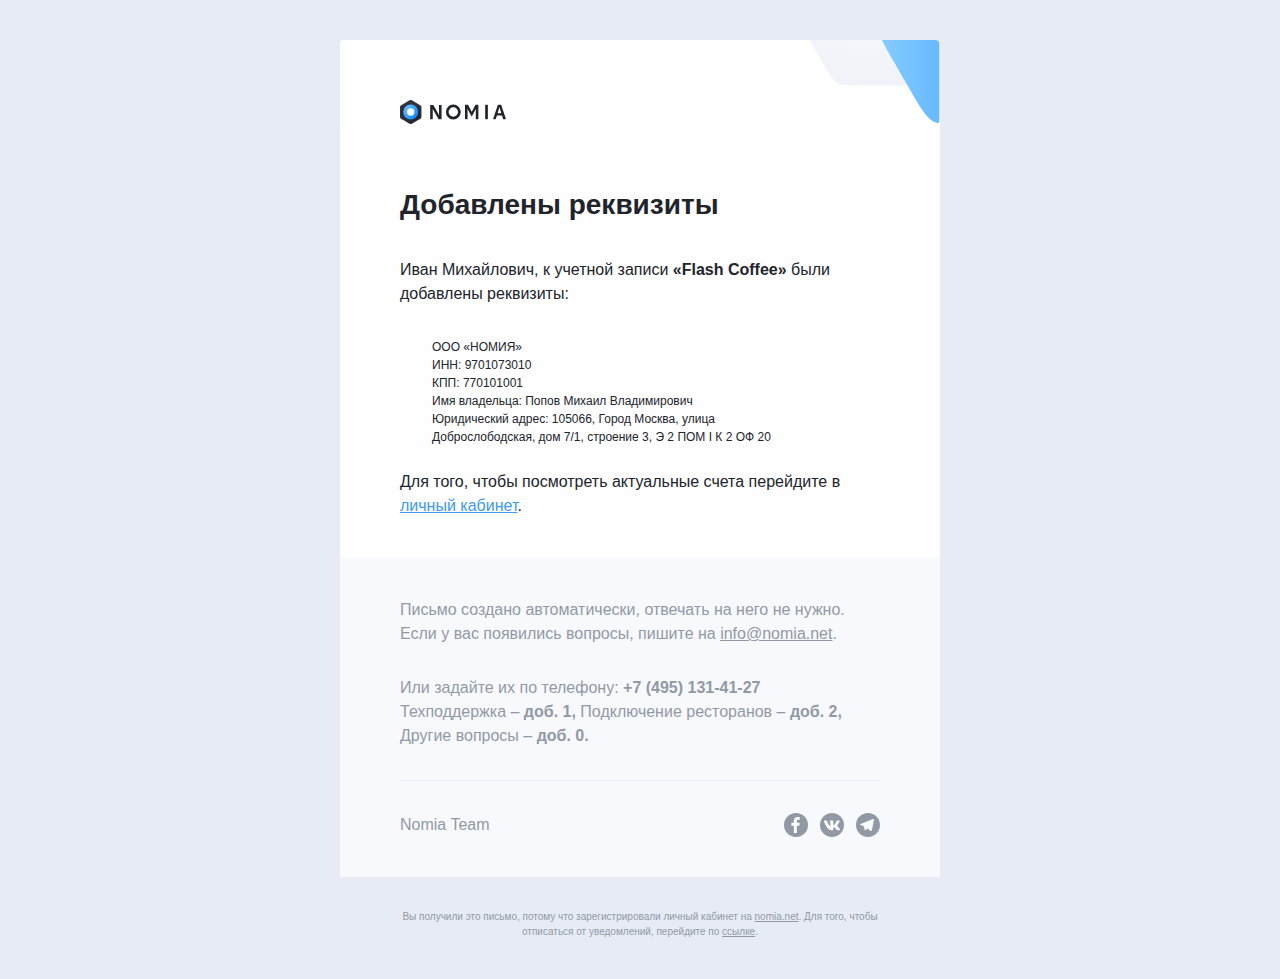
<file: details-added.html>
<!DOCTYPE html PUBLIC "-//W3C//DTD XHTML 1.0 Transitional//EN"
"http://www.w3.org/TR/xhtml1/DTD/xhtml1-transitional.dtd">

<html xmlns="http://www.w3.org/1999/xhtml" lang="en" xml:lang="en">
  <head>
    <link rel="stylesheet" type="text/css" href="css/app.css">
    <meta http-equiv="Content-Type" content="text/html; charset=utf-8">
    <meta name="viewport" content="width=device-width">
    <title>Details added</title>
    <!-- <style> -->
  </head>
  <body>
    <span class="preheader"></span>
    <table class="body">
      <tr>
        <td class="center" align="center" valign="top">
          <center data-parsed>
            
            <table class="spacer float-center show-for-large"><tbody><tr><td height="40px" style="font-size:40px;line-height:40px;">&#xA0;</td></tr></tbody></table> 
            <table style="border-radius: 4px 4px 0 0" align="center" class="container header float-center"><tbody><tr><td>
                <table class="row collapse"><tbody><tr>
                    <th class="small-6 large-6 columns first" valign="bottom"><table><tr><th>
                        <table class="spacer hide-for-large"><tbody><tr><td height="40px" style="font-size:40px;line-height:40px;">&#xA0;</td></tr></tbody></table> 
                        <img class="logo-image" src="assets/img/nomia-logo.svg" height="24" width="106" alt="Логотип Nomia">
                    </th></tr></table></th>
                    <th class="small-6 large-6 columns last"><table><tr><th>
                        <img class="decor-image" src="assets/img/nomia-decor.svg" height="84" width="168" alt="Декоративный элемент" align="right">
                    </th></tr></table></th>
                </tr></tbody></table>
            </td></tr></tbody></table>
            
            <table align="center" class="container float-center"><tbody><tr><td>
            
                <table class="spacer hide-for-large"><tbody><tr><td height="40px" style="font-size:40px;line-height:40px;">&#xA0;</td></tr></tbody></table><table class="spacer show-for-large"><tbody><tr><td height="60px" style="font-size:60px;line-height:60px;">&#xA0;</td></tr></tbody></table> 
            
                <table class="row"><tbody><tr>
                    <th class="small-12 large-12 columns first last" style="padding-bottom: 0;"><table><tr><th>
                        <h1>Добавлены реквизиты</h1>
                        <p style="margin-bottom: 0;">Иван Михайлович, к учетной запиcи <b>«Flash Coffee»</b> были добавлены реквизиты:</p>
                    </th>
<th class="expander"></th></tr></table></th>
                </tr></tbody></table>
                <table class="spacer"><tbody><tr><td height="32px" style="font-size:32px;line-height:32px;">&#xA0;</td></tr></tbody></table> 
            
                <table class="row"><tbody><tr>
                    <th class="details__wrapper small-12 large-12 columns first last" style="padding-bottom: 24px;"><table><tr><th>
                        <table class="row"><tbody><tr>
                            <th class="small-12 large-12 columns first last" style="padding-bottom: 0;"><table><tr><th>
                                <p class="paragraph-last" style="font-size: 12px;">ООО «НОМИЯ»</p>
                                <p class="paragraph-last" style="font-size: 12px;">ИНН: 9701073010</p>
                                <p class="paragraph-last" style="font-size: 12px;">КПП: 770101001</p>
                                <p class="paragraph-last" style="font-size: 12px;">Имя владельца: Попов Михаил Владимирович</p>
                                <p class="paragraph-last" style="font-size: 12px;">Юридический адрес: 105066, Город Москва, улица Доброслободская, дом 7/1, строение 3, Э 2 ПОМ I К 2 ОФ 20</p>
                            </th>
<th class="expander"></th></tr></table></th>
                        </tr></tbody></table>
                    </th></tr></table></th>
                </tr></tbody></table>
            
                <table class="row"><tbody><tr>
                    <th class="small-12 large-12 columns first last"><table><tr><th>
                        <p class="paragraph-last">Для того, чтобы посмотреть актуальные счета перейдите в <a href="#" style="color: #409bef; text-decoration: underline;">личный кабинет</a>.</p>
                    </th>
<th class="expander"></th></tr></table></th>
                </tr></tbody></table>
            
                <table class="wrapper secondary" align="center"><tr><td class="wrapper-inner">
                    <table class="spacer hide-for-large"><tbody><tr><td height="32px" style="font-size:32px;line-height:32px;">&#xA0;</td></tr></tbody></table><table class="spacer show-for-large"><tbody><tr><td height="40px" style="font-size:40px;line-height:40px;">&#xA0;</td></tr></tbody></table> 
                    <table class="row"><tbody><tr>
                        <th class="small-12 large-12 columns first last" style="padding-bottom: 32px;"><table><tr><th>
                            <p>
                                Письмо создано автоматически, отвечать на него не нужно. Если у вас появились вопросы, пишите на
                                <a href="mailto:infonomia.net" style="color: #9199a5">info@nomia.net</a>.
                            </p>
                            <p class="paragraph-last">Или задайте их по телефону: <a href="tel:+74951314127" style="color: #9199a5; font-weight: bold; text-decoration: none;">+7 (495) 131-41-27</a>
                            </p>
                            <p class="paragraph-last" style="padding-bottom: 32px; border-bottom-width: 1px; border-bottom-style: solid; border-bottom-color: #e7ecf4 ">Техподдержка –
                                <b>доб. 1,</b> Подключение ресторанов – <b>доб. 2,</b> Другие вопросы – <b>доб. 0.</b></p>
                        </th>
<th class="expander"></th></tr></table></th>
                    </tr></tbody></table>
                    <table class="row"><tbody><tr>
                        <th class="small-6 large-6 columns first"><table><tr><th>
                            <p class="paragraph-last">Nomia Team</p>
                        </th></tr></table></th>
                        <th class="small-6 large-6 columns last"><table><tr><th>
                            <table class="menu float-right"><tr><td><table><tr>
                                <th title="facebook" class="menu-item float-center"><a href="#">
                                    <img class="float-right" src="assets/img/facebook.svg" alt="Facebook" height="24" width="24" style="padding-right: 12px;">
                                </a></th>
                                <th title="vkontakte" class="menu-item float-center"><a href="#">
                                    <img class="float-right" src="assets/img/vk.svg" alt="Vkontakte" height="24" width="24" style="padding-right: 12px;">
                                </a></th>
                                <th title="telegram" class="menu-item float-center"><a href="#">
                                    <img class="float-right" src="assets/img/telegram.svg" alt="Telegram" height="24" width="24" style="padding-right: 0;">
                                </a></th>
                            </tr></table></td></tr></table>
                        </th></tr></table></th>
                    </tr></tbody></table>
                </td></tr></table>
                <table style="background-color: #e7ecf4;" class="wrapper" align="center"><tr><td class="wrapper-inner">
                    <table class="row"><tbody><tr>
                        <th class="small-12 large-12 columns first last" style="padding-top: 32px;"><table><tr><th>
                            <p class="paragraph-last text-center" style="font-size: 10px; color: #9199a5;">Вы получили это письмо, потому что зарегистрировали личный кабинет на <a href="https://www.nomia.net" target="_blank" style="font-size: 10px; color: #9199a5;">nomia.net</a>. Для того, чтобы отписаться от уведомлений, перейдите по <a href="https://www.nomia.net" target="_blank" style="font-size: 10px; color: #9199a5;">ссылке</a>.</p>
                        </th>
<th class="expander"></th></tr></table></th>
                    </tr></tbody></table>
                </td></tr></table>
            </td></tr></tbody></table>
          </center>
        </td>
      </tr>
    </table>
    <!-- prevent Gmail on iOS font size manipulation -->
   <div style="display:none; white-space:nowrap; font:15px courier; line-height:0;"> &nbsp; &nbsp; &nbsp; &nbsp; &nbsp; &nbsp; &nbsp; &nbsp; &nbsp; &nbsp; &nbsp; &nbsp; &nbsp; &nbsp; &nbsp; &nbsp; &nbsp; &nbsp; &nbsp; &nbsp; &nbsp; &nbsp; &nbsp; &nbsp; &nbsp; &nbsp; &nbsp; &nbsp; &nbsp; &nbsp; </div>
  </body>
</html>
</file>
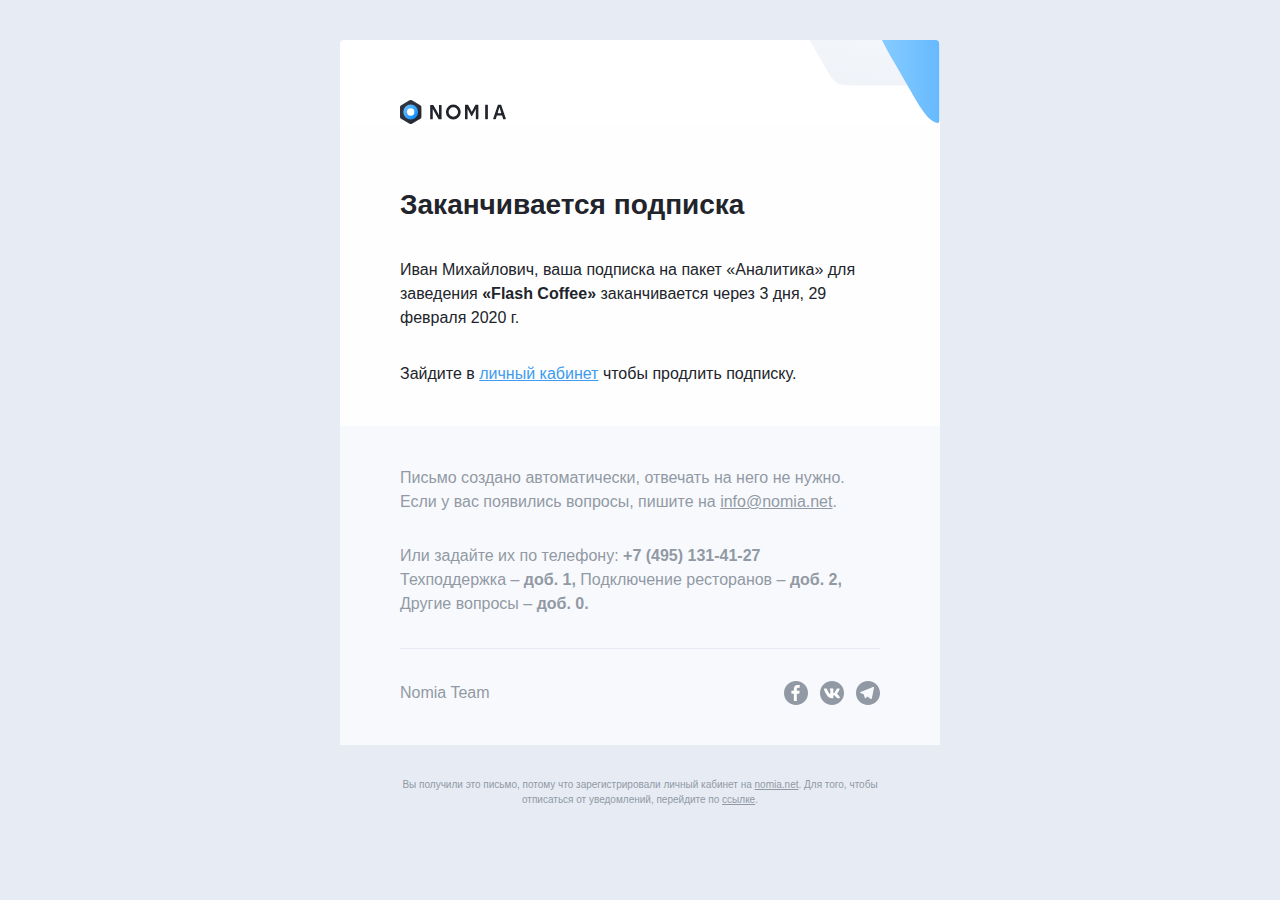
<file: end-subscribe.html>
<!DOCTYPE html PUBLIC "-//W3C//DTD XHTML 1.0 Transitional//EN"
"http://www.w3.org/TR/xhtml1/DTD/xhtml1-transitional.dtd">

<html xmlns="http://www.w3.org/1999/xhtml" lang="en" xml:lang="en">
  <head>
    <link rel="stylesheet" type="text/css" href="css/app.css">
    <meta http-equiv="Content-Type" content="text/html; charset=utf-8">
    <meta name="viewport" content="width=device-width">
    <title>end subscribe</title>
    <!-- <style> -->
  </head>
  <body>
    <span class="preheader"></span>
    <table class="body">
      <tr>
        <td class="center" align="center" valign="top">
          <center data-parsed>
            
            <table class="spacer float-center show-for-large"><tbody><tr><td height="40px" style="font-size:40px;line-height:40px;">&#xA0;</td></tr></tbody></table> 
            <table style="border-radius: 4px 4px 0 0" align="center" class="container header float-center"><tbody><tr><td>
                <table class="row collapse"><tbody><tr>
                    <th class="small-6 large-6 columns first" valign="bottom"><table><tr><th>
                        <table class="spacer hide-for-large"><tbody><tr><td height="40px" style="font-size:40px;line-height:40px;">&#xA0;</td></tr></tbody></table> 
                        <img class="logo-image" src="assets/img/nomia-logo.svg" height="24" width="106" alt="Логотип Nomia">
                    </th></tr></table></th>
                    <th class="small-6 large-6 columns last"><table><tr><th>
                        <img class="decor-image" src="assets/img/nomia-decor.svg" height="84" width="168" alt="Декоративный элемент" align="right">
                    </th></tr></table></th>
                </tr></tbody></table>
            </td></tr></tbody></table>
            
            <table align="center" class="container float-center"><tbody><tr><td>
            
                <table class="spacer hide-for-large"><tbody><tr><td height="40px" style="font-size:40px;line-height:40px;">&#xA0;</td></tr></tbody></table><table class="spacer show-for-large"><tbody><tr><td height="60px" style="font-size:60px;line-height:60px;">&#xA0;</td></tr></tbody></table> 
            
                <table class="row"><tbody><tr>
                    <th class="small-12 large-12 columns first last" style="padding-bottom: 0;"><table><tr><th>
                        <h1>Заканчивается подписка</h1>
                        <p style="margin-bottom: 0;">Иван Михайлович, ваша подписка на пакет «Аналитика» для заведения <b>«Flash Coffee»</b> заканчивается через 3 дня, 29 февраля 2020 г.</p>
                    </th>
<th class="expander"></th></tr></table></th>
                </tr></tbody></table>
                <table class="spacer"><tbody><tr><td height="32px" style="font-size:32px;line-height:32px;">&#xA0;</td></tr></tbody></table> 
                <table class="row"><tbody><tr>
                    <th class="small-12 large-12 columns first last"><table><tr><th>
                        <p class="paragraph-last">Зайдите в <a href="#" style="color: #409bef; text-decoration: underline;">личный кабинет</a> чтобы продлить подписку.</p>
                    </th>
<th class="expander"></th></tr></table></th>
                </tr></tbody></table>
                <table class="wrapper secondary" align="center"><tr><td class="wrapper-inner">
                    <table class="spacer hide-for-large"><tbody><tr><td height="32px" style="font-size:32px;line-height:32px;">&#xA0;</td></tr></tbody></table><table class="spacer show-for-large"><tbody><tr><td height="40px" style="font-size:40px;line-height:40px;">&#xA0;</td></tr></tbody></table> 
                    <table class="row"><tbody><tr>
                        <th class="small-12 large-12 columns first last" style="padding-bottom: 32px;"><table><tr><th>
                            <p>
                                Письмо создано автоматически, отвечать на него не нужно. Если у вас появились вопросы, пишите на
                                <a href="mailto:infonomia.net" style="color: #9199a5">info@nomia.net</a>.
                            </p>
                            <p class="paragraph-last">Или задайте их по телефону: <a href="tel:+74951314127" style="color: #9199a5; font-weight: bold; text-decoration: none;">+7 (495) 131-41-27</a>
                            </p>
                            <p class="paragraph-last" style="padding-bottom: 32px; border-bottom-width: 1px; border-bottom-style: solid; border-bottom-color: #e7ecf4 ">Техподдержка –
                                <b>доб. 1,</b> Подключение ресторанов – <b>доб. 2,</b> Другие вопросы – <b>доб. 0.</b></p>
                        </th>
<th class="expander"></th></tr></table></th>
                    </tr></tbody></table>
                    <table class="row"><tbody><tr>
                        <th class="small-6 large-6 columns first"><table><tr><th>
                            <p class="paragraph-last">Nomia Team</p>
                        </th></tr></table></th>
                        <th class="small-6 large-6 columns last"><table><tr><th>
                            <table class="menu float-right"><tr><td><table><tr>
                                <th title="facebook" class="menu-item float-center"><a href="#">
                                    <img class="float-right" src="assets/img/facebook.svg" alt="Facebook" height="24" width="24" style="padding-right: 12px;">
                                </a></th>
                                <th title="vkontakte" class="menu-item float-center"><a href="#">
                                    <img class="float-right" src="assets/img/vk.svg" alt="Vkontakte" height="24" width="24" style="padding-right: 12px;">
                                </a></th>
                                <th title="telegram" class="menu-item float-center"><a href="#">
                                    <img class="float-right" src="assets/img/telegram.svg" alt="Telegram" height="24" width="24" style="padding-right: 0;">
                                </a></th>
                            </tr></table></td></tr></table>
                        </th></tr></table></th>
                    </tr></tbody></table>
                </td></tr></table>
                <table style="background-color: #e7ecf4;" class="wrapper" align="center"><tr><td class="wrapper-inner">
                    <table class="row"><tbody><tr>
                        <th class="small-12 large-12 columns first last" style="padding-top: 32px;"><table><tr><th>
                            <p class="paragraph-last text-center" style="font-size: 10px; color: #9199a5;">Вы получили это письмо, потому что зарегистрировали личный кабинет на <a href="https://www.nomia.net" target="_blank" style="font-size: 10px; color: #9199a5;">nomia.net</a>. Для того, чтобы отписаться от уведомлений, перейдите по <a href="https://www.nomia.net" target="_blank" style="font-size: 10px; color: #9199a5;">ссылке</a>.</p>
                        </th>
<th class="expander"></th></tr></table></th>
                    </tr></tbody></table>
                </td></tr></table>
            </td></tr></tbody></table>
            
          </center>
        </td>
      </tr>
    </table>
    <!-- prevent Gmail on iOS font size manipulation -->
   <div style="display:none; white-space:nowrap; font:15px courier; line-height:0;"> &nbsp; &nbsp; &nbsp; &nbsp; &nbsp; &nbsp; &nbsp; &nbsp; &nbsp; &nbsp; &nbsp; &nbsp; &nbsp; &nbsp; &nbsp; &nbsp; &nbsp; &nbsp; &nbsp; &nbsp; &nbsp; &nbsp; &nbsp; &nbsp; &nbsp; &nbsp; &nbsp; &nbsp; &nbsp; &nbsp; </div>
  </body>
</html>
</file>
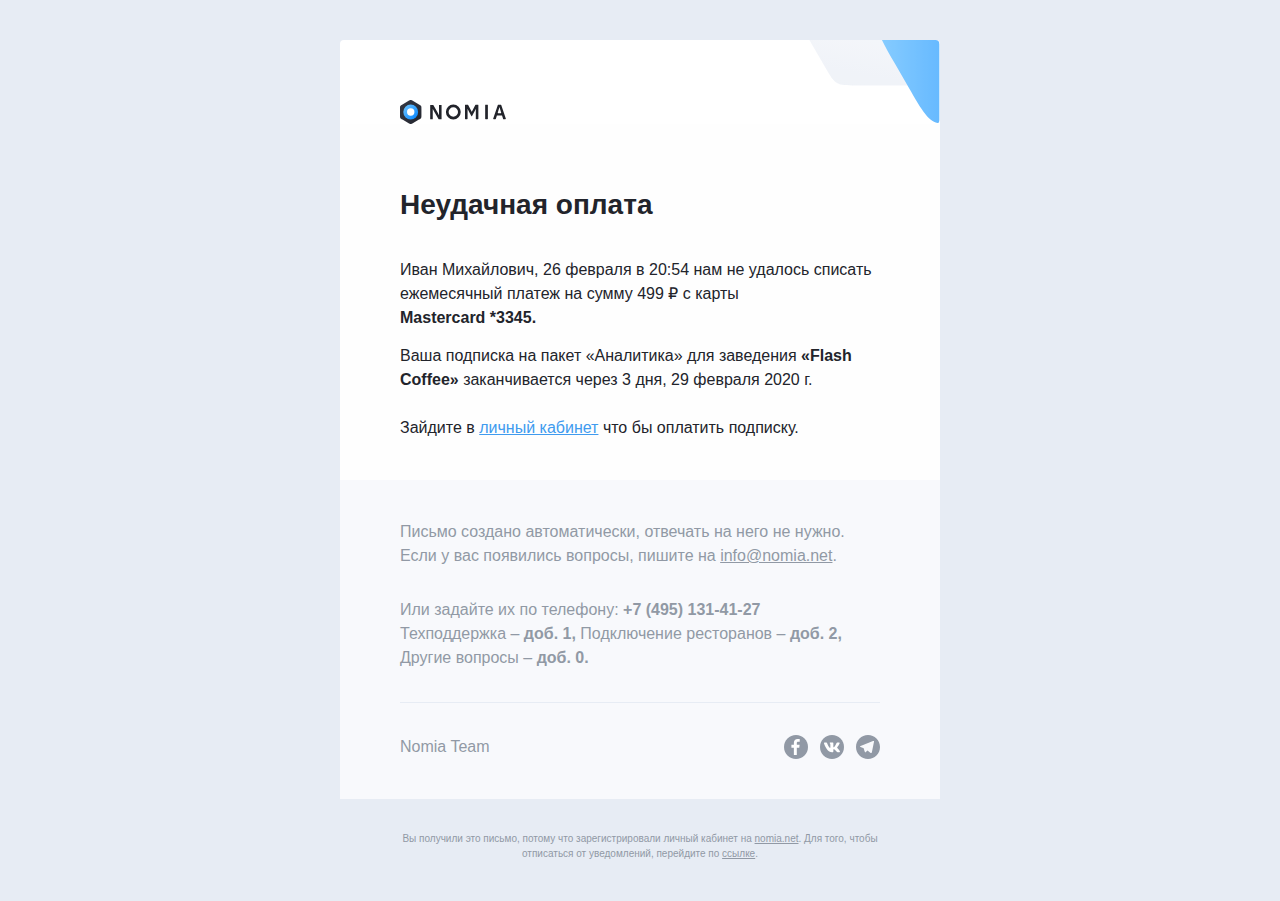
<file: failed-payment.html>
<!DOCTYPE html PUBLIC "-//W3C//DTD XHTML 1.0 Transitional//EN"
"http://www.w3.org/TR/xhtml1/DTD/xhtml1-transitional.dtd">

<html xmlns="http://www.w3.org/1999/xhtml" lang="en" xml:lang="en">
  <head>
    <link rel="stylesheet" type="text/css" href="css/app.css">
    <meta http-equiv="Content-Type" content="text/html; charset=utf-8">
    <meta name="viewport" content="width=device-width">
    <title>Failed payment</title>
    <!-- <style> -->
  </head>
  <body>
    <span class="preheader"></span>
    <table class="body">
      <tr>
        <td class="center" align="center" valign="top">
          <center data-parsed>
            
            <table class="spacer float-center show-for-large"><tbody><tr><td height="40px" style="font-size:40px;line-height:40px;">&#xA0;</td></tr></tbody></table> 
            <table style="border-radius: 4px 4px 0 0" align="center" class="container header float-center"><tbody><tr><td>
                <table class="row collapse"><tbody><tr>
                    <th class="small-6 large-6 columns first" valign="bottom"><table><tr><th>
                        <table class="spacer hide-for-large"><tbody><tr><td height="40px" style="font-size:40px;line-height:40px;">&#xA0;</td></tr></tbody></table> 
                        <img class="logo-image" src="assets/img/nomia-logo.svg" height="24" width="106" alt="Логотип Nomia">
                    </th></tr></table></th>
                    <th class="small-6 large-6 columns last"><table><tr><th>
                        <img class="decor-image" src="assets/img/nomia-decor.svg" height="84" width="168" alt="Декоративный элемент" align="right">
                    </th></tr></table></th>
                </tr></tbody></table>
            </td></tr></tbody></table>
            
            <table align="center" class="container float-center"><tbody><tr><td>
            
                <table class="spacer hide-for-large"><tbody><tr><td height="40px" style="font-size:40px;line-height:40px;">&#xA0;</td></tr></tbody></table><table class="spacer show-for-large"><tbody><tr><td height="60px" style="font-size:60px;line-height:60px;">&#xA0;</td></tr></tbody></table> 
            
                <table class="row"><tbody><tr>
                    <th class="small-12 large-12 columns first last" style="padding-bottom: 0;"><table><tr><th>
                        <h1>Неудачная оплата</h1>
                        <p class="paragraph-last" style="padding-bottom: 14px;">Иван Михайлович, 26 февраля в 20:54 нам не удалось списать ежемесячный платеж на сумму 499 ₽ с карты <b style="display: block;">Mastercard *3345.</b></p>
                    </th>
<th class="expander"></th></tr></table></th>
                </tr></tbody></table>
            
                <table class="row"><tbody><tr>
                    <th class="small-12 large-12 columns first last" style="padding-bottom: 24px;"><table><tr><th>
                        <p class="paragraph-last">Ваша подписка на пакет «Аналитика» для заведения <b>«Flash Coffee»</b> заканчивается через 3 дня, 29 февраля 2020 г.</p>
                    </th>
<th class="expander"></th></tr></table></th>
                </tr></tbody></table>
            
                <table class="row"><tbody><tr>
                    <th class="small-12 large-12 columns first last"><table><tr><th>
                        <p class="paragraph-last">Зайдите в <a href="#" style="color: #409bef; text-decoration: underline; font-size: 16px;">личный кабинет</a> что бы оплатить подписку.</p>
                    </th>
<th class="expander"></th></tr></table></th>
                </tr></tbody></table>
            
                <table class="wrapper secondary" align="center"><tr><td class="wrapper-inner">
                    <table class="spacer hide-for-large"><tbody><tr><td height="32px" style="font-size:32px;line-height:32px;">&#xA0;</td></tr></tbody></table><table class="spacer show-for-large"><tbody><tr><td height="40px" style="font-size:40px;line-height:40px;">&#xA0;</td></tr></tbody></table> 
                    <table class="row"><tbody><tr>
                        <th class="small-12 large-12 columns first last" style="padding-bottom: 32px;"><table><tr><th>
                            <p>
                                Письмо создано автоматически, отвечать на него не нужно. Если у вас появились вопросы, пишите на
                                <a href="mailto:infonomia.net" style="color: #9199a5">info@nomia.net</a>.
                            </p>
                            <p class="paragraph-last">Или задайте их по телефону: <a href="tel:+74951314127" style="color: #9199a5; font-weight: bold; text-decoration: none;">+7 (495) 131-41-27</a>
                            </p>
                            <p class="paragraph-last" style="padding-bottom: 32px; border-bottom-width: 1px; border-bottom-style: solid; border-bottom-color: #e7ecf4 ">Техподдержка –
                                <b>доб. 1,</b> Подключение ресторанов – <b>доб. 2,</b> Другие вопросы – <b>доб. 0.</b></p>
                        </th>
<th class="expander"></th></tr></table></th>
                    </tr></tbody></table>
                    <table class="row"><tbody><tr>
                        <th class="small-6 large-6 columns first"><table><tr><th>
                            <p class="paragraph-last">Nomia Team</p>
                        </th></tr></table></th>
                        <th class="small-6 large-6 columns last"><table><tr><th>
                            <table class="menu float-right"><tr><td><table><tr>
                                <th title="facebook" class="menu-item float-center"><a href="#">
                                    <img class="float-right" src="assets/img/facebook.svg" alt="Facebook" height="24" width="24" style="padding-right: 12px;">
                                </a></th>
                                <th title="vkontakte" class="menu-item float-center"><a href="#">
                                    <img class="float-right" src="assets/img/vk.svg" alt="Vkontakte" height="24" width="24" style="padding-right: 12px;">
                                </a></th>
                                <th title="telegram" class="menu-item float-center"><a href="#">
                                    <img class="float-right" src="assets/img/telegram.svg" alt="Telegram" height="24" width="24" style="padding-right: 0;">
                                </a></th>
                            </tr></table></td></tr></table>
                        </th></tr></table></th>
                    </tr></tbody></table>
                </td></tr></table>
                <table style="background-color: #e7ecf4;" class="wrapper" align="center"><tr><td class="wrapper-inner">
                    <table class="row"><tbody><tr>
                        <th class="small-12 large-12 columns first last" style="padding-top: 32px;"><table><tr><th>
                            <p class="paragraph-last text-center" style="font-size: 10px; color: #9199a5;">Вы получили это письмо, потому что зарегистрировали личный кабинет на <a href="https://www.nomia.net" target="_blank" style="font-size: 10px; color: #9199a5;">nomia.net</a>. Для того, чтобы отписаться от уведомлений, перейдите по <a href="https://www.nomia.net" target="_blank" style="font-size: 10px; color: #9199a5;">ссылке</a>.</p>
                        </th>
<th class="expander"></th></tr></table></th>
                    </tr></tbody></table>
                </td></tr></table>
            </td></tr></tbody></table>
          </center>
        </td>
      </tr>
    </table>
    <!-- prevent Gmail on iOS font size manipulation -->
   <div style="display:none; white-space:nowrap; font:15px courier; line-height:0;"> &nbsp; &nbsp; &nbsp; &nbsp; &nbsp; &nbsp; &nbsp; &nbsp; &nbsp; &nbsp; &nbsp; &nbsp; &nbsp; &nbsp; &nbsp; &nbsp; &nbsp; &nbsp; &nbsp; &nbsp; &nbsp; &nbsp; &nbsp; &nbsp; &nbsp; &nbsp; &nbsp; &nbsp; &nbsp; &nbsp; </div>
  </body>
</html>
</file>
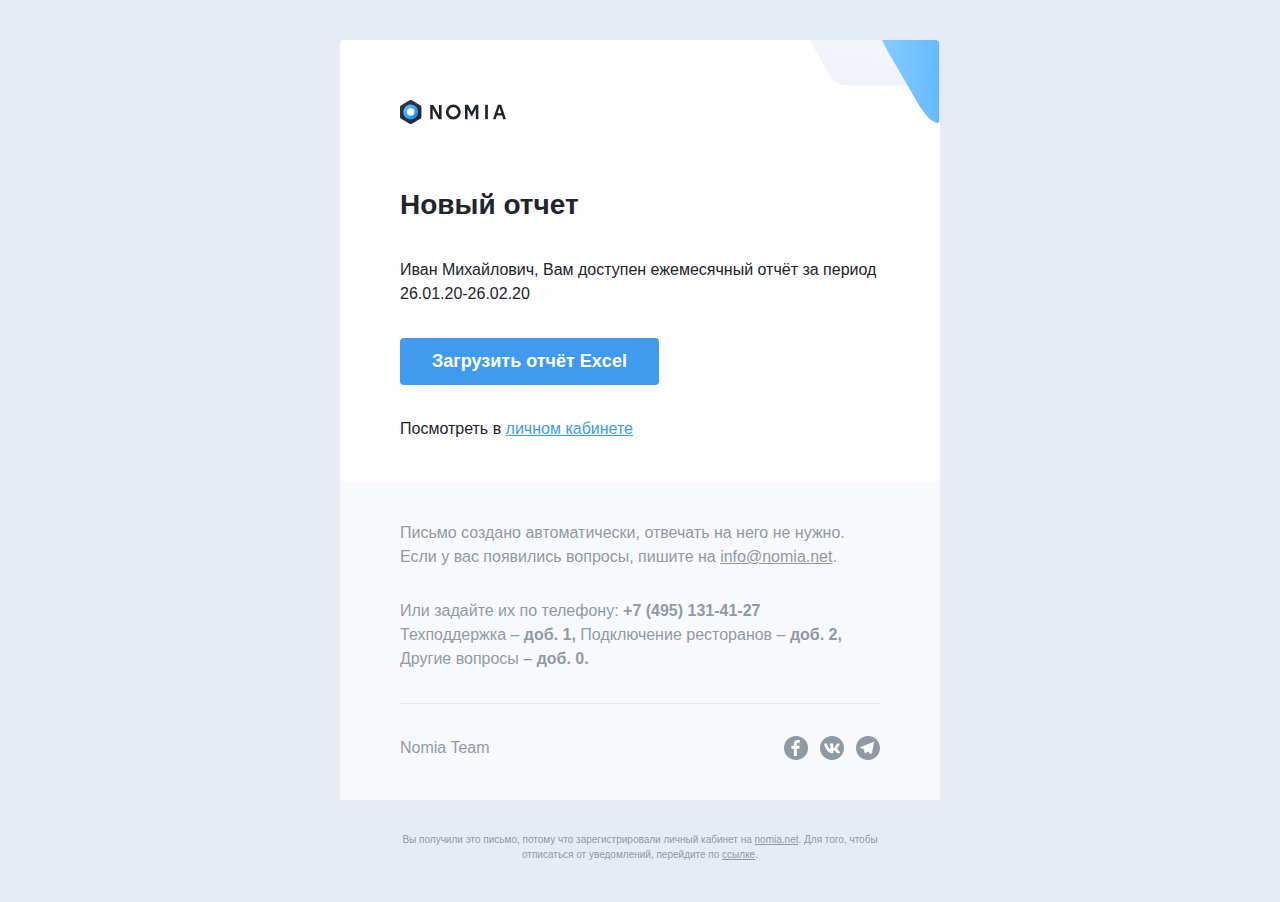
<file: new-report.html>
<!DOCTYPE html PUBLIC "-//W3C//DTD XHTML 1.0 Transitional//EN"
"http://www.w3.org/TR/xhtml1/DTD/xhtml1-transitional.dtd">

<html xmlns="http://www.w3.org/1999/xhtml" lang="en" xml:lang="en">
  <head>
    <link rel="stylesheet" type="text/css" href="css/app.css">
    <meta http-equiv="Content-Type" content="text/html; charset=utf-8">
    <meta name="viewport" content="width=device-width">
    <title>new-report</title>
    <!-- <style> -->
  </head>
  <body>
    <span class="preheader"></span>
    <table class="body">
      <tr>
        <td class="center" align="center" valign="top">
          <center data-parsed>
            
            <table class="spacer float-center show-for-large"><tbody><tr><td height="40px" style="font-size:40px;line-height:40px;">&#xA0;</td></tr></tbody></table> 
            <table style="border-radius: 4px 4px 0 0" align="center" class="container header float-center"><tbody><tr><td>
                <table class="row collapse"><tbody><tr>
                    <th class="small-6 large-6 columns first" valign="bottom"><table><tr><th>
                        <table class="spacer hide-for-large"><tbody><tr><td height="40px" style="font-size:40px;line-height:40px;">&#xA0;</td></tr></tbody></table> 
                        <img class="logo-image" src="assets/img/nomia-logo.svg" height="24" width="106" alt="Логотип Nomia">
                    </th></tr></table></th>
                    <th class="small-6 large-6 columns last"><table><tr><th>
                        <img class="decor-image" src="assets/img/nomia-decor.svg" height="84" width="168" alt="Декоративный элемент" align="right">
                    </th></tr></table></th>
                </tr></tbody></table>
            </td></tr></tbody></table>
            
            <table align="center" class="container float-center"><tbody><tr><td>
            
                <table class="spacer hide-for-large"><tbody><tr><td height="40px" style="font-size:40px;line-height:40px;">&#xA0;</td></tr></tbody></table><table class="spacer show-for-large"><tbody><tr><td height="60px" style="font-size:60px;line-height:60px;">&#xA0;</td></tr></tbody></table> 
            
                <table class="row"><tbody><tr>
                    <th class="small-12 large-12 columns first last" style="padding-bottom: 0;"><table><tr><th>
                        <h1>Новый отчет</h1>
                        <p class="paragraph-last" style="padding-bottom: 32px;">Иван Михайлович, Вам доступен ежемесячный отчёт за период 26.01.20-26.02.20</p>
                    </th>
<th class="expander"></th></tr></table></th>
                </tr></tbody></table>
            
                <table class="row"><tbody><tr>
                    <th class="small-12 large-12 columns first last" style="padding-right: 0; padding-bottom: 0;"><table><tr><th>
                        <table class="button small-expand radius success large ads__button report__button"><tr><td><table><tr><td><a href="#">Загрузить отчёт Excel</a></td></tr></table></td></tr></table>
                    </th>
<th class="expander"></th></tr></table></th>
                </tr></tbody></table>
            
                <table class="row"><tbody><tr>
                    <th class="small-12 large-12 columns first last"><table><tr><th>
                        <p class="paragraph-last">Посмотреть в <a href="#" style="color: #409bef; text-decoration: underline; font-size: 16px;">личном кабинете</a></p>
                    </th>
<th class="expander"></th></tr></table></th>
                </tr></tbody></table>
            
                <table class="wrapper secondary" align="center"><tr><td class="wrapper-inner">
                    <table class="spacer hide-for-large"><tbody><tr><td height="32px" style="font-size:32px;line-height:32px;">&#xA0;</td></tr></tbody></table><table class="spacer show-for-large"><tbody><tr><td height="40px" style="font-size:40px;line-height:40px;">&#xA0;</td></tr></tbody></table> 
                    <table class="row"><tbody><tr>
                        <th class="small-12 large-12 columns first last" style="padding-bottom: 32px;"><table><tr><th>
                            <p>
                                Письмо создано автоматически, отвечать на него не нужно. Если у вас появились вопросы, пишите на
                                <a href="mailto:infonomia.net" style="color: #9199a5">info@nomia.net</a>.
                            </p>
                            <p class="paragraph-last">Или задайте их по телефону: <a href="tel:+74951314127" style="color: #9199a5; font-weight: bold; text-decoration: none;">+7 (495) 131-41-27</a>
                            </p>
                            <p class="paragraph-last" style="padding-bottom: 32px; border-bottom-width: 1px; border-bottom-style: solid; border-bottom-color: #e7ecf4 ">Техподдержка –
                                <b>доб. 1,</b> Подключение ресторанов – <b>доб. 2,</b> Другие вопросы – <b>доб. 0.</b></p>
                        </th>
<th class="expander"></th></tr></table></th>
                    </tr></tbody></table>
                    <table class="row"><tbody><tr>
                        <th class="small-6 large-6 columns first"><table><tr><th>
                            <p class="paragraph-last">Nomia Team</p>
                        </th></tr></table></th>
                        <th class="small-6 large-6 columns last"><table><tr><th>
                            <table class="menu float-right"><tr><td><table><tr>
                                <th title="facebook" class="menu-item float-center"><a href="#">
                                    <img class="float-right" src="assets/img/facebook.svg" alt="Facebook" height="24" width="24" style="padding-right: 12px;">
                                </a></th>
                                <th title="vkontakte" class="menu-item float-center"><a href="#">
                                    <img class="float-right" src="assets/img/vk.svg" alt="Vkontakte" height="24" width="24" style="padding-right: 12px;">
                                </a></th>
                                <th title="telegram" class="menu-item float-center"><a href="#">
                                    <img class="float-right" src="assets/img/telegram.svg" alt="Telegram" height="24" width="24" style="padding-right: 0;">
                                </a></th>
                            </tr></table></td></tr></table>
                        </th></tr></table></th>
                    </tr></tbody></table>
                </td></tr></table>
                <table style="background-color: #e7ecf4;" class="wrapper" align="center"><tr><td class="wrapper-inner">
                    <table class="row"><tbody><tr>
                        <th class="small-12 large-12 columns first last" style="padding-top: 32px;"><table><tr><th>
                            <p class="paragraph-last text-center" style="font-size: 10px; color: #9199a5;">Вы получили это письмо, потому что зарегистрировали личный кабинет на <a href="https://www.nomia.net" target="_blank" style="font-size: 10px; color: #9199a5;">nomia.net</a>. Для того, чтобы отписаться от уведомлений, перейдите по <a href="https://www.nomia.net" target="_blank" style="font-size: 10px; color: #9199a5;">ссылке</a>.</p>
                        </th>
<th class="expander"></th></tr></table></th>
                    </tr></tbody></table>
                </td></tr></table>
            </td></tr></tbody></table>
          </center>
        </td>
      </tr>
    </table>
    <!-- prevent Gmail on iOS font size manipulation -->
   <div style="display:none; white-space:nowrap; font:15px courier; line-height:0;"> &nbsp; &nbsp; &nbsp; &nbsp; &nbsp; &nbsp; &nbsp; &nbsp; &nbsp; &nbsp; &nbsp; &nbsp; &nbsp; &nbsp; &nbsp; &nbsp; &nbsp; &nbsp; &nbsp; &nbsp; &nbsp; &nbsp; &nbsp; &nbsp; &nbsp; &nbsp; &nbsp; &nbsp; &nbsp; &nbsp; </div>
  </body>
</html>
</file>
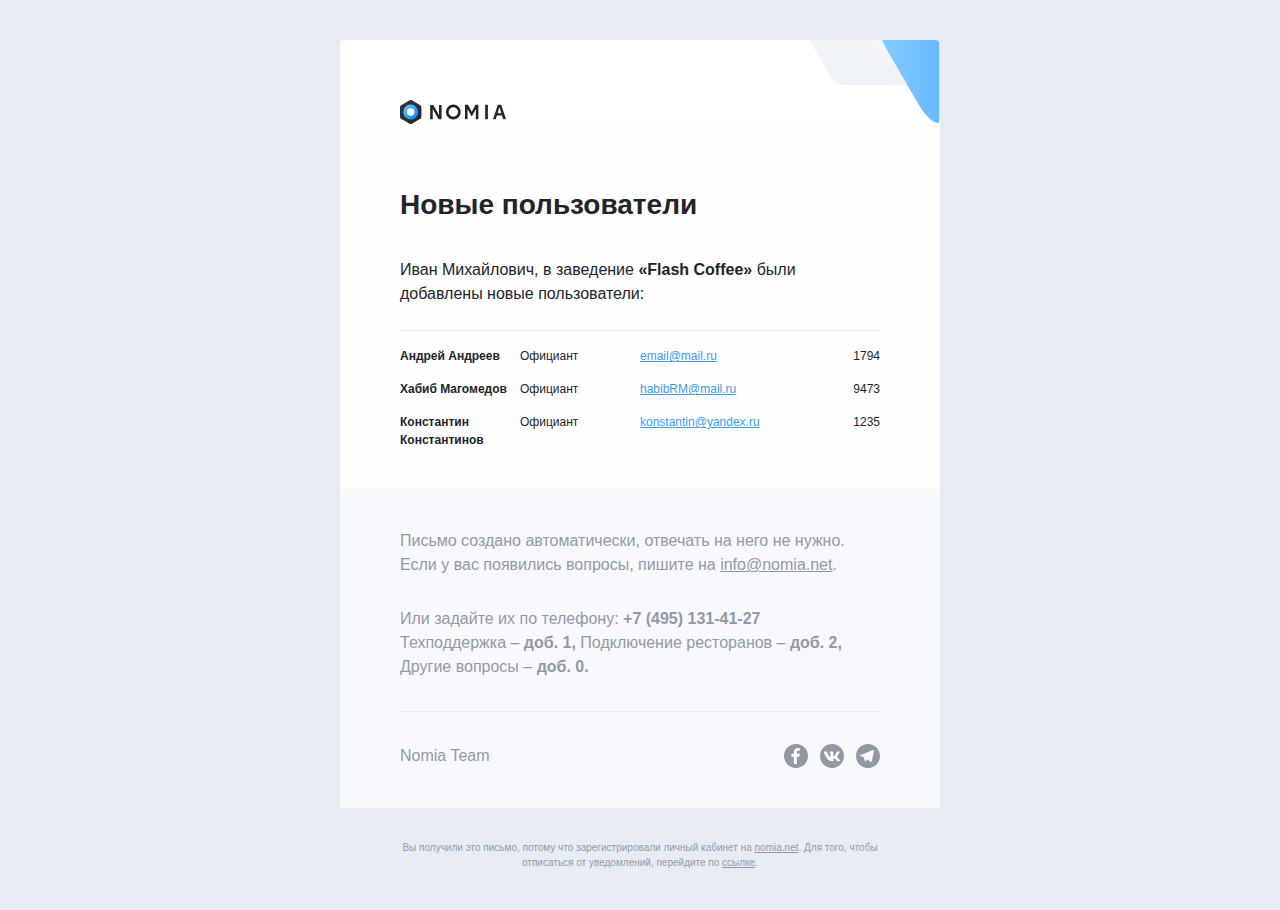
<file: new-users.html>
<!DOCTYPE html PUBLIC "-//W3C//DTD XHTML 1.0 Transitional//EN"
"http://www.w3.org/TR/xhtml1/DTD/xhtml1-transitional.dtd">

<html xmlns="http://www.w3.org/1999/xhtml" lang="en" xml:lang="en">
  <head>
    <link rel="stylesheet" type="text/css" href="css/app.css">
    <meta http-equiv="Content-Type" content="text/html; charset=utf-8">
    <meta name="viewport" content="width=device-width">
    <title>new-users</title>
    <!-- <style> -->
  </head>
  <body>
    <span class="preheader"></span>
    <table class="body">
      <tr>
        <td class="center" align="center" valign="top">
          <center data-parsed>
            
            <table class="spacer float-center show-for-large"><tbody><tr><td height="40px" style="font-size:40px;line-height:40px;">&#xA0;</td></tr></tbody></table> 
            <table style="border-radius: 4px 4px 0 0" align="center" class="container header float-center"><tbody><tr><td>
                <table class="row collapse"><tbody><tr>
                    <th class="small-6 large-6 columns first" valign="bottom"><table><tr><th>
                        <table class="spacer hide-for-large"><tbody><tr><td height="40px" style="font-size:40px;line-height:40px;">&#xA0;</td></tr></tbody></table> 
                        <img class="logo-image" src="assets/img/nomia-logo.svg" height="24" width="106" alt="Логотип Nomia">
                    </th></tr></table></th>
                    <th class="small-6 large-6 columns last"><table><tr><th>
                        <img class="decor-image" src="assets/img/nomia-decor.svg" height="84" width="168" alt="Декоративный элемент" align="right">
                    </th></tr></table></th>
                </tr></tbody></table>
            </td></tr></tbody></table>
            
            <table align="center" class="container float-center"><tbody><tr><td>
            
                <table class="spacer hide-for-large"><tbody><tr><td height="40px" style="font-size:40px;line-height:40px;">&#xA0;</td></tr></tbody></table><table class="spacer show-for-large"><tbody><tr><td height="60px" style="font-size:60px;line-height:60px;">&#xA0;</td></tr></tbody></table> 
            
                <table class="row"><tbody><tr>
                    <th class="small-12 large-12 columns first last" style="padding-bottom: 16px;"><table><tr><th>
                        <div style="padding-bottom: 24px; border-bottom: 1px solid #e7ecf4">
                            <h1>Новые пользователи</h1>
                            <p class="paragraph-last" ">Иван Михайлович, в заведение <b>«Flash Coffee»</b> были добавлены новые пользователи:
                            </p>
                        </div>
                    </th>
<th class="expander"></th></tr></table></th>
                </tr></tbody></table>
                <table class="row"><tbody><tr>
                    <th class="small-12 large-12 columns first last"><table><tr><th>
                        <table style="margin-bottom: 15px;" class="row"><tbody><tr>
                            <th class="users__name small-12 large-3 columns first" style="padding-bottom: 0; padding-right: 0;"><table><tr><th>
                                <span style="font-size: 12px; font-weight: bold;">Андрей Андреев</span>
                            </th></tr></table></th>
                            <th class="users__user small-4 large-3 columns" style="padding-right: 0; padding-bottom: 0; padding-left: 40px;"><table><tr><th>
                                <span style="font-size: 12px;">Официант</span>
                            </th></tr></table></th>
                            <th class="users__user small-5 large-3 columns" style="padding-right: 0; padding-bottom: 0;"><table><tr><th>
                                <a href="#" style="font-size: 12px; color: #409bef; text-decoration: underline; word-break: break-all;">email@mail.ru</a>
                            </th></tr></table></th>
                            <th class="users__user small-3 large-3 columns last" style="padding-left: 0; padding-bottom: 0;"><table><tr><th>
                                <span style="font-size: 12px; float: right;">1794</span>
                            </th></tr></table></th>
                        </tr></tbody></table>
                        <table style="margin-bottom: 15px;" class="row"><tbody><tr>
                            <th class="users__name small-12 large-3 columns first" style="padding-bottom: 0; padding-right: 0;"><table><tr><th>
                                <span style="font-size: 12px; font-weight: bold;">Хабиб Магомедов</span>
                            </th></tr></table></th>
                            <th class="users__user small-4 large-3 columns" style="padding-right: 0; padding-bottom: 0; padding-left: 40px;"><table><tr><th>
                                <span style="font-size: 12px;">Официант</span>
                            </th></tr></table></th>
                            <th class="users__user small-5 large-3 columns" style="padding-right: 0; padding-bottom: 0;"><table><tr><th>
                                <a href="#" style="font-size: 12px; color: #409bef; text-decoration: underline; word-break: break-all;">habibRM@mail.ru</a>
                            </th></tr></table></th>
                            <th class="users__user small-3 large-3 columns last" style="padding-left: 0; padding-bottom: 0;"><table><tr><th>
                                <span style="font-size: 12px; float: right;">9473</span>
                            </th></tr></table></th>
                        </tr></tbody></table>
                        <table class="row"><tbody><tr>
                            <th class="users__name small-12 large-3 columns first" style="padding-bottom: 0; padding-right: 0;"><table><tr><th>
                                <span style="font-size: 12px; font-weight: bold;">Константин Константинов</span>
                            </th></tr></table></th>
                            <th class="users__user small-4 large-3 columns" style="padding-right: 0; padding-bottom: 0; padding-left: 40px;"><table><tr><th>
                                <span style="font-size: 12px;">Официант</span>
                            </th></tr></table></th>
                            <th class="users__user small-5 large-3 columns" style="padding-right: 0; padding-bottom: 0;"><table><tr><th>
                                <a href="#" style="font-size: 12px; color: #409bef; text-decoration: underline; word-break: break-all;">konstantin@yandex.ru</a>
                            </th></tr></table></th>
                            <th class="users__user small-3 large-3 columns last" style="padding-left: 0; padding-bottom: 0;"><table><tr><th>
                                <span style="font-size: 12px; float: right;">1235</span>
                            </th></tr></table></th>
                        </tr></tbody></table>
                    </th></tr></table></th>
                </tr></tbody></table>
            
                <table class="wrapper secondary" align="center"><tr><td class="wrapper-inner">
                    <table class="spacer hide-for-large"><tbody><tr><td height="32px" style="font-size:32px;line-height:32px;">&#xA0;</td></tr></tbody></table><table class="spacer show-for-large"><tbody><tr><td height="40px" style="font-size:40px;line-height:40px;">&#xA0;</td></tr></tbody></table> 
                    <table class="row"><tbody><tr>
                        <th class="small-12 large-12 columns first last" style="padding-bottom: 32px;"><table><tr><th>
                            <p>
                                Письмо создано автоматически, отвечать на него не нужно. Если у вас появились вопросы, пишите на
                                <a href="mailto:infonomia.net" style="color: #9199a5">info@nomia.net</a>.
                            </p>
                            <p class="paragraph-last">Или задайте их по телефону: <a href="tel:+74951314127" style="color: #9199a5; font-weight: bold; text-decoration: none;">+7 (495) 131-41-27</a>
                            </p>
                            <p class="paragraph-last" style="padding-bottom: 32px; border-bottom-width: 1px; border-bottom-style: solid; border-bottom-color: #e7ecf4 ">Техподдержка –
                                <b>доб. 1,</b> Подключение ресторанов – <b>доб. 2,</b> Другие вопросы – <b>доб. 0.</b></p>
                        </th>
<th class="expander"></th></tr></table></th>
                    </tr></tbody></table>
                    <table class="row"><tbody><tr>
                        <th class="small-6 large-6 columns first"><table><tr><th>
                            <p class="paragraph-last">Nomia Team</p>
                        </th></tr></table></th>
                        <th class="small-6 large-6 columns last"><table><tr><th>
                            <table class="menu float-right"><tr><td><table><tr>
                                <th title="facebook" class="menu-item float-center"><a href="#">
                                    <img class="float-right" src="assets/img/facebook.svg" alt="Facebook" height="24" width="24" style="padding-right: 12px;">
                                </a></th>
                                <th title="vkontakte" class="menu-item float-center"><a href="#">
                                    <img class="float-right" src="assets/img/vk.svg" alt="Vkontakte" height="24" width="24" style="padding-right: 12px;">
                                </a></th>
                                <th title="telegram" class="menu-item float-center"><a href="#">
                                    <img class="float-right" src="assets/img/telegram.svg" alt="Telegram" height="24" width="24" style="padding-right: 0;">
                                </a></th>
                            </tr></table></td></tr></table>
                        </th></tr></table></th>
                    </tr></tbody></table>
                </td></tr></table>
                <table style="background-color: #e7ecf4;" class="wrapper" align="center"><tr><td class="wrapper-inner">
                    <table class="row"><tbody><tr>
                        <th class="small-12 large-12 columns first last" style="padding-top: 32px;"><table><tr><th>
                            <p class="paragraph-last text-center" style="font-size: 10px; color: #9199a5;">Вы получили это письмо, потому что зарегистрировали личный кабинет на <a href="https://www.nomia.net" target="_blank" style="font-size: 10px; color: #9199a5;">nomia.net</a>. Для того, чтобы отписаться от уведомлений, перейдите по <a href="https://www.nomia.net" target="_blank" style="font-size: 10px; color: #9199a5;">ссылке</a>.</p>
                        </th>
<th class="expander"></th></tr></table></th>
                    </tr></tbody></table>
                </td></tr></table>
            </td></tr></tbody></table>
          </center>
        </td>
      </tr>
    </table>
    <!-- prevent Gmail on iOS font size manipulation -->
   <div style="display:none; white-space:nowrap; font:15px courier; line-height:0;"> &nbsp; &nbsp; &nbsp; &nbsp; &nbsp; &nbsp; &nbsp; &nbsp; &nbsp; &nbsp; &nbsp; &nbsp; &nbsp; &nbsp; &nbsp; &nbsp; &nbsp; &nbsp; &nbsp; &nbsp; &nbsp; &nbsp; &nbsp; &nbsp; &nbsp; &nbsp; &nbsp; &nbsp; &nbsp; &nbsp; </div>
  </body>
</html>
</file>
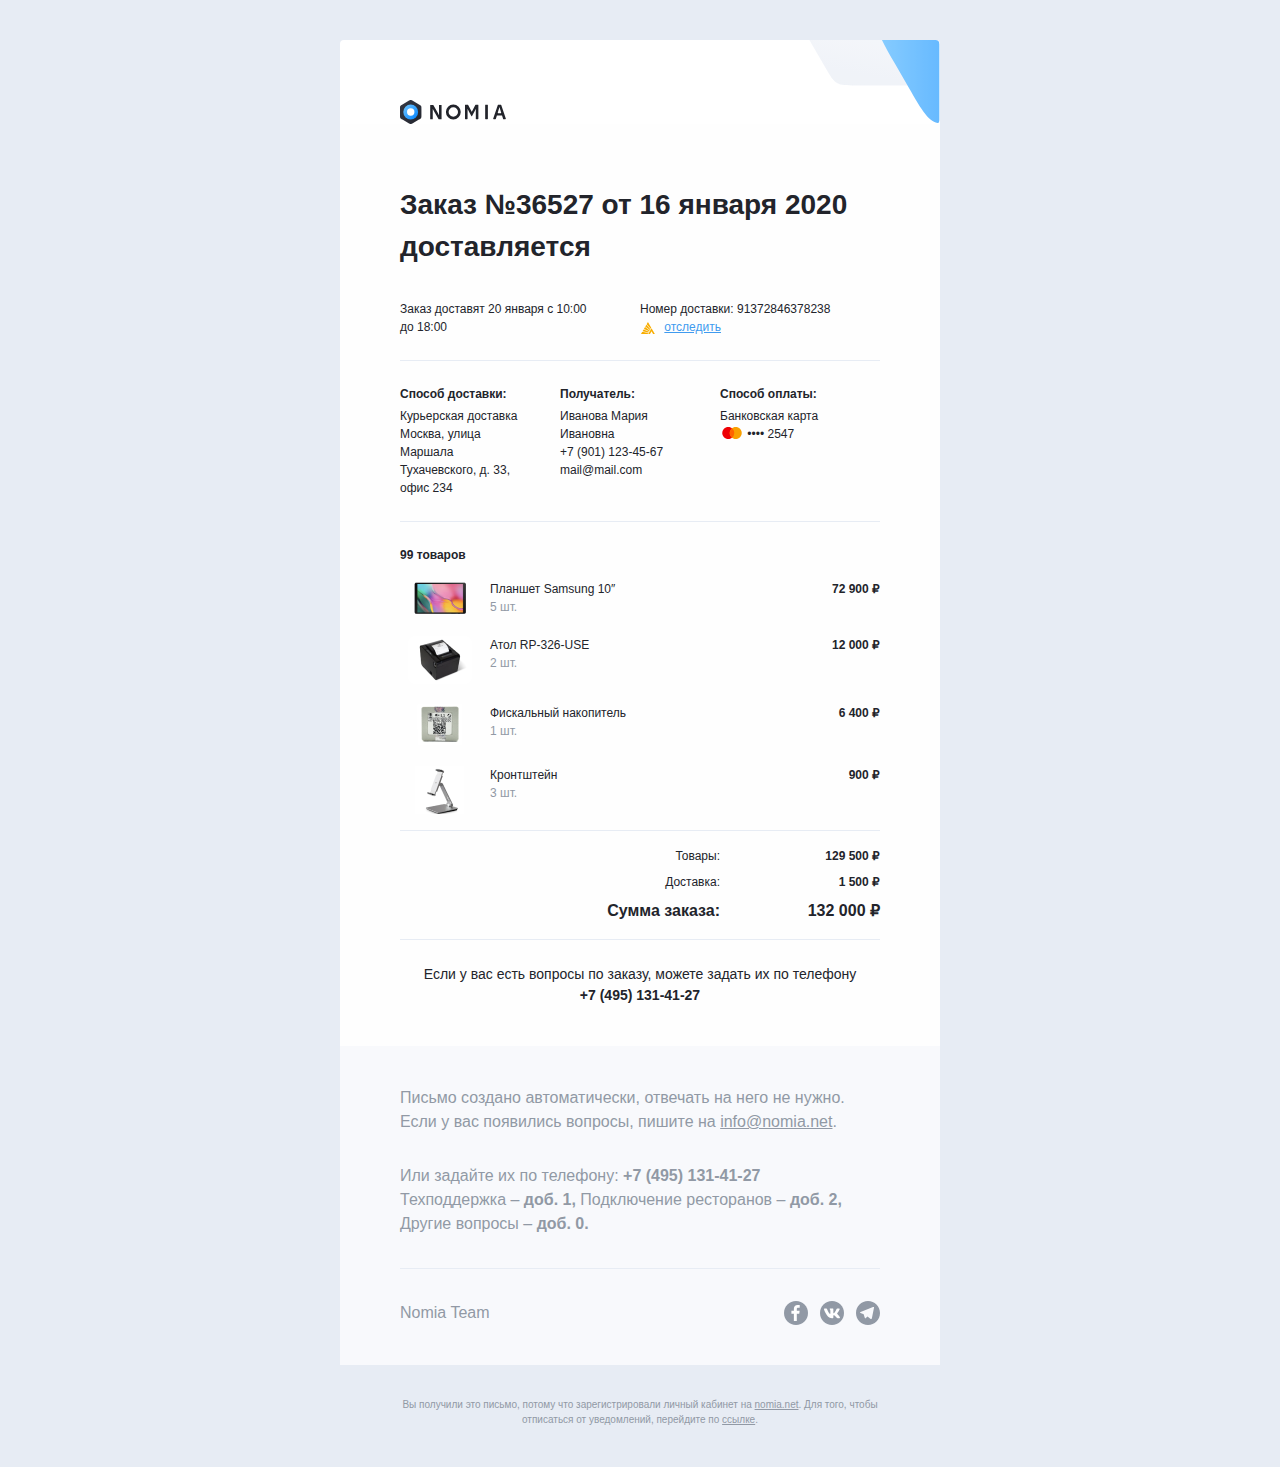
<file: order.html>
<!DOCTYPE html PUBLIC "-//W3C//DTD XHTML 1.0 Transitional//EN"
"http://www.w3.org/TR/xhtml1/DTD/xhtml1-transitional.dtd">

<html xmlns="http://www.w3.org/1999/xhtml" lang="en" xml:lang="en">
  <head>
    <link rel="stylesheet" type="text/css" href="css/app.css">
    <meta http-equiv="Content-Type" content="text/html; charset=utf-8">
    <meta name="viewport" content="width=device-width">
    <title>Order</title>
    <!-- <style> -->
  </head>
  <body>
    <span class="preheader"></span>
    <table class="body">
      <tr>
        <td class="center" align="center" valign="top">
          <center data-parsed>
            
            <table class="spacer float-center show-for-large"><tbody><tr><td height="40px" style="font-size:40px;line-height:40px;">&#xA0;</td></tr></tbody></table> 
            <table style="border-radius: 4px 4px 0 0" align="center" class="container header float-center"><tbody><tr><td>
                <table class="row collapse"><tbody><tr>
                    <th class="small-6 large-6 columns first" valign="bottom"><table><tr><th>
                        <table class="spacer hide-for-large"><tbody><tr><td height="40px" style="font-size:40px;line-height:40px;">&#xA0;</td></tr></tbody></table> 
                        <img class="logo-image" src="assets/img/nomia-logo.svg" height="24" width="106" alt="Логотип Nomia">
                    </th></tr></table></th>
                    <th class="small-6 large-6 columns last"><table><tr><th>
                        <img class="decor-image" src="assets/img/nomia-decor.svg" height="84" width="168" alt="Декоративный элемент" align="right">
                    </th></tr></table></th>
                </tr></tbody></table>
            </td></tr></tbody></table>
            
            <table align="center" class="container float-center"><tbody><tr><td>
            
                <table class="spacer hide-for-large"><tbody><tr><td height="40px" style="font-size:40px;line-height:40px;">&#xA0;</td></tr></tbody></table><table class="spacer show-for-large"><tbody><tr><td height="60px" style="font-size:60px;line-height:60px;">&#xA0;</td></tr></tbody></table> 
            
                <table class="row"><tbody><tr>
                    <th class="small-12 large-12 columns first last" style="padding-bottom: 0;"><table><tr><th>
                        <h1>Заказ №36527 от 16 января 2020 доставляется</h1>
                    </th>
<th class="expander"></th></tr></table></th>
                </tr></tbody></table>
            
                <table class="row order__info"><tbody><tr>
                    <th class="small-12 large-12 columns first last"><table><tr><th>
                        <div style="padding-bottom: 24px; border-bottom: 1px solid #e7ecf4">
                            <table class="row"><tbody><tr>
                                <th class="small-12 large-6 columns first" style="padding-bottom: 0"><table><tr><th>
                                    <p class="paragraph-last order-text order__info--padding">Заказ доставят 20 января с 10:00 до 18:00</p>
                                </th></tr></table></th>
                                <th class="small-12 large-6 columns last" style="padding-bottom: 0"><table><tr><th>
                                    <p class="paragraph-last order-text">
                                        Номер доставки: 91372846378238
                                    </p>
                                    <p class="paragraph-last" style="font-size: 12px">
                                        <img style=" vertical-align: middle; padding-right: 6px; display: inline-block;" src="assets/img/order.svg" height="13" width="15" alt="Отследить заказ">
                                        <a href="#" style="display: inline-block; color: #409bef; text-decoration: underline; font-size: 12px;">
                                            отследить
                                        </a>
                                    </p>
                                </th></tr></table></th>
                            </tr></tbody></table>
                        </div>
                    </th></tr></table></th>
                </tr></tbody></table>
            
                <table class="row"><tbody><tr>
                    <th class="small-12 large-12 columns first last" style="padding-bottom: 24px;"><table><tr><th>
                        <div style="padding-bottom: 24px; border-bottom: 1px solid #e7ecf4">
                            <table class="row"><tbody><tr>
                                <th class="order__description small-6 large-4 columns first"><table><tr><th>
                                    <h4 style="Margin-bottom: 4px; margin-bottom: 4px;">Способ доставки:</h4>
                                    <p class="order-text paragraph-last">Курьерская доставка Москва, улица Маршала Тухачевского, д. 33, офис 234</p>
                                </th></tr></table></th>
                                <th class="order__description small-6 large-4 columns"><table><tr><th>
                                    <h4 style="Margin-bottom: 4px; margin-bottom: 4px;">Получатель:</h4>
                                    <p class="order-text paragraph-last">Иванова Мария Ивановна <span style="display:block;">+7 (901) 123-45-67</span> mail@mail.com</p>
                                </th></tr></table></th>
                                <th class="order__description small-12 large-4 columns last"><table><tr><th>
                                    <h4 style="Margin-bottom: 4px; margin-bottom: 4px;">Способ оплаты:</h4>
                                    <p class="order-text paragraph-last">
                                        Банковская карта
                                        <span class="order__description--pay">
                                <img style="display: inline-block; vertical-align: top;" src="assets/img/mastercard.svg" alt="Мастер карт" height="16" width="24">
                                •••• 2547
                            </span>
                                    </p>
                                </th></tr></table></th>
                            </tr></tbody></table>
                        </div>
                    </th></tr></table></th>
                </tr></tbody></table>
            
                <table class="row"><tbody><tr>
                    <th class="small-12 large-12 columns first last" style="padding-bottom: 16px;"><table><tr><th>
                        <div style="padding-bottom: 16px; border-bottom: 1px solid #e7ecf4">
                            <table class="row"><tbody><tr>
                                <th class="small-12 large-12 columns first last" style="padding-bottom: 0;"><table><tr><th>
                                    <h4 style="Margin-bottom: 16px; margin-bottom: 16px;">99 товаров</h4>
                                </th>
<th class="expander"></th></tr></table></th>
                            </tr></tbody></table>
                            <table style="margin-bottom: 20px;" class="row"><tbody><tr>
                                <th class="small-3 large-2 columns first" style="padding-bottom: 0;" valign="middle"><table><tr><th>
                                    <img class="float-center" src="assets/img/order__tablet.png" alt="Планшет" width="54" height="34">
                                </th></tr></table></th>
                                <th class="small-6 large-4 columns" style="padding-bottom: 0; padding-left: 10px !important;"><table><tr><th>
                                    <span style="font-size: 12px;">Планшет Samsung 10″</span>
                                    <span style="font-size: 12px; color: #9199a5; display: block;">5 шт.</span>
                                </th></tr></table></th>
                                <th class="small-3 large-6 columns last" style="padding-bottom: 0;"><table><tr><th>
                                    <p class="text-right paragraph-last" style="font-size: 12px; font-weight: bold;">72 900 ₽</p>
                                    <span style="display: block;"></span>
                                </th></tr></table></th>
                            </tr></tbody></table>
                            <table style="margin-bottom: 20px;" class="row"><tbody><tr>
                                <th class="small-3 large-2 columns first" style="padding-bottom: 0;" valign="middle"><table><tr><th>
                                    <img class="float-center" src="assets/img/order__atol.png" alt="Атол RP-326-USE" width="64" height="48">
                                </th></tr></table></th>
                                <th class="small-6 large-4 columns" style="padding-bottom: 0; padding-left: 10px !important;"><table><tr><th>
                                    <span style="font-size: 12px;">Атол RP-326-USE</span>
                                    <span style="font-size: 12px; color: #9199a5; display: block;;">2 шт.</span>
                                </th></tr></table></th>
                                <th class="small-3 large-6 columns last" style="padding-bottom: 0;"><table><tr><th>
                                    <p class="text-right paragraph-last" style="font-size: 12px; font-weight: bold;">12 000 ₽</p>
                                    <span style="display: block;"></span>
                                </th></tr></table></th>
                            </tr></tbody></table>
                            <table style="margin-bottom: 20px;" class="row"><tbody><tr>
                                <th class="small-3 large-2 columns first" style="padding-bottom: 0;" valign="middle"><table><tr><th>
                                    <img class="float-center" src="assets/img/order__hdd.png" alt="Фискальный накопитель" width="46" height="42">
                                </th></tr></table></th>
                                <th class="small-6 large-4 columns" style="padding-bottom: 0; padding-left: 10px !important;"><table><tr><th>
                                    <span style="font-size: 12px;">Фискальный накопитель</span>
                                    <span style="font-size: 12px; color: #9199a5; display: block;;">1 шт.</span>
                                </th></tr></table></th>
                                <th class="small-3 large-6 columns last" style="padding-bottom: 0;"><table><tr><th>
                                    <p class="text-right paragraph-last" style="font-size: 12px; font-weight: bold;">6 400 ₽</p>
                                    <span style="display: block;"></span>
                                </th></tr></table></th>
                            </tr></tbody></table>
                            <table class="row"><tbody><tr>
                                <th class="small-3 large-2 columns first" style="padding-bottom: 0;" valign="middle"><table><tr><th>
                                    <img class="float-center" src="assets/img/order__bracket.png" alt="Кронтштейн" width="64" height="48">
                                </th></tr></table></th>
                                <th class="small-6 large-4 columns" style="padding-bottom: 0; padding-left: 10px !important;"><table><tr><th>
                                    <span style="font-size: 12px;">Кронтштейн</span>
                                    <span style="font-size: 12px; color: #9199a5; display: block;">3 шт.</span>
                                </th></tr></table></th>
                                <th class="small-3 large-6 columns last" style="padding-bottom: 0;"><table><tr><th>
                                    <p class="text-right paragraph-last" style="font-size: 12px; font-weight: bold;">900 ₽</p>
                                    <span style="display: block;"></span>
                                </th></tr></table></th>
                            </tr></tbody></table>
                        </div>
                    </th></tr></table></th>
                </tr></tbody></table>
            
                <table class="row"><tbody><tr>
                    <th class="small-12 large-12 columns first last" style="padding-bottom: 24px;"><table><tr><th>
                        <div style="padding-bottom: 16px; border-bottom: 1px solid #e7ecf4">
                            <table class="row"><tbody><tr>
                                <th class="small-6 large-8 columns first" style="padding-bottom: 8px;"><table><tr><th>
                                    <span class="text-right" style="display:block; font-size: 12px;">Товары:</span>
                                </th></tr></table></th>
                                <th class="small-6 large-4 columns last" style="padding-bottom: 8px;"><table><tr><th>
                                    <span class="text-right" style="display: block; font-size: 12px; font-weight: bold;">129 500 ₽</span>
                                </th></tr></table></th>
                            </tr></tbody></table>
                            <table class="row"><tbody><tr>
                                <th class="small-6 large-8 columns first" style="padding-bottom: 8px;"><table><tr><th>
                                    <span class="text-right" style="display:block; font-size: 12px;">Доставка:</span>
                                </th></tr></table></th>
                                <th class="small-6 large-4 columns last" style="padding-bottom: 8px;"><table><tr><th>
                                    <span class="text-right" style="display: block; font-size: 12px; font-weight: bold;">1 500 ₽</span>
                                </th></tr></table></th>
                            </tr></tbody></table>
                            <table class="row"><tbody><tr>
                                <th class="small-6 large-8 columns first" style="padding-bottom: 0;"><table><tr><th>
                                    <span class="text-right" style="display:block; font-size: 16px; font-weight: bold;">Сумма заказа:</span>
                                </th></tr></table></th>
                                <th class="small-6 large-4 columns last" style="padding-bottom: 0;"><table><tr><th>
                                    <span class="text-right" style="display: block; font-size: 16px; font-weight: bold;">132 000 ₽</span>
                                </th></tr></table></th>
                            </tr></tbody></table>
                        </div>
                    </th></tr></table></th>
                </tr></tbody></table>
            
                <table class="row"><tbody><tr>
                    <th class="small-12 large-12 columns first last"><table><tr><th>
                        <p class="paragraph-last text-center" style="font-size: 14px;">Если у вас есть вопросы по заказу, можете задать их по телефону <span style="display: block; font-size: 14px; font-weight: bold;">+7 (495) 131-41-27</span></p>
                    </th>
<th class="expander"></th></tr></table></th>
                </tr></tbody></table>
            
                <table class="wrapper secondary" align="center"><tr><td class="wrapper-inner">
                    <table class="spacer hide-for-large"><tbody><tr><td height="32px" style="font-size:32px;line-height:32px;">&#xA0;</td></tr></tbody></table><table class="spacer show-for-large"><tbody><tr><td height="40px" style="font-size:40px;line-height:40px;">&#xA0;</td></tr></tbody></table> 
                    <table class="row"><tbody><tr>
                        <th class="small-12 large-12 columns first last" style="padding-bottom: 32px;"><table><tr><th>
                            <p>
                                Письмо создано автоматически, отвечать на него не нужно. Если у вас появились вопросы, пишите на
                                <a href="mailto:infonomia.net" style="color: #9199a5">info@nomia.net</a>.
                            </p>
                            <p class="paragraph-last">Или задайте их по телефону: <a href="tel:+74951314127" style="color: #9199a5; font-weight: bold; text-decoration: none;">+7 (495) 131-41-27</a>
                            </p>
                            <p class="paragraph-last" style="padding-bottom: 32px; border-bottom-width: 1px; border-bottom-style: solid; border-bottom-color: #e7ecf4 ">Техподдержка –
                                <b>доб. 1,</b> Подключение ресторанов – <b>доб. 2,</b> Другие вопросы – <b>доб. 0.</b></p>
                        </th>
<th class="expander"></th></tr></table></th>
                    </tr></tbody></table>
                    <table class="row"><tbody><tr>
                        <th class="small-6 large-6 columns first"><table><tr><th>
                            <p class="paragraph-last">Nomia Team</p>
                        </th></tr></table></th>
                        <th class="small-6 large-6 columns last"><table><tr><th>
                            <table class="menu float-right"><tr><td><table><tr>
                                <th title="facebook" class="menu-item float-center"><a href="#">
                                    <img class="float-right" src="assets/img/facebook.svg" alt="Facebook" height="24" width="24" style="padding-right: 12px;">
                                </a></th>
                                <th title="vkontakte" class="menu-item float-center"><a href="#">
                                    <img class="float-right" src="assets/img/vk.svg" alt="Vkontakte" height="24" width="24" style="padding-right: 12px;">
                                </a></th>
                                <th title="telegram" class="menu-item float-center"><a href="#">
                                    <img class="float-right" src="assets/img/telegram.svg" alt="Telegram" height="24" width="24" style="padding-right: 0;">
                                </a></th>
                            </tr></table></td></tr></table>
                        </th></tr></table></th>
                    </tr></tbody></table>
                </td></tr></table>
                <table style="background-color: #e7ecf4;" class="wrapper" align="center"><tr><td class="wrapper-inner">
                    <table class="row"><tbody><tr>
                        <th class="small-12 large-12 columns first last" style="padding-top: 32px;"><table><tr><th>
                            <p class="paragraph-last text-center" style="font-size: 10px; color: #9199a5;">Вы получили это письмо, потому что зарегистрировали личный кабинет на <a href="https://www.nomia.net" target="_blank" style="font-size: 10px; color: #9199a5;">nomia.net</a>. Для того, чтобы отписаться от уведомлений, перейдите по <a href="https://www.nomia.net" target="_blank" style="font-size: 10px; color: #9199a5;">ссылке</a>.</p>
                        </th>
<th class="expander"></th></tr></table></th>
                    </tr></tbody></table>
                </td></tr></table>
            </td></tr></tbody></table>
            
          </center>
        </td>
      </tr>
    </table>
    <!-- prevent Gmail on iOS font size manipulation -->
   <div style="display:none; white-space:nowrap; font:15px courier; line-height:0;"> &nbsp; &nbsp; &nbsp; &nbsp; &nbsp; &nbsp; &nbsp; &nbsp; &nbsp; &nbsp; &nbsp; &nbsp; &nbsp; &nbsp; &nbsp; &nbsp; &nbsp; &nbsp; &nbsp; &nbsp; &nbsp; &nbsp; &nbsp; &nbsp; &nbsp; &nbsp; &nbsp; &nbsp; &nbsp; &nbsp; </div>
  </body>
</html>
</file>
<file: css/app.css>
p.paragraph-last {
  margin-bottom: 0;
  Margin-bottom: 0; }

p.order-text {
  font-size: 12px; }

@media only screen and (max-width: 599px) {
  table.button {
    margin-bottom: 32px !important;
    Margin-bottom: 32px !important; } }

.wrapper {
  width: 100%; }

#outlook a {
  padding: 0; }

body {
  width: 100% !important;
  min-width: 100%;
  -webkit-text-size-adjust: 100%;
  -ms-text-size-adjust: 100%;
  margin: 0;
  Margin: 0;
  padding: 0;
  -moz-box-sizing: border-box;
  -webkit-box-sizing: border-box;
  box-sizing: border-box; }

.ExternalClass {
  width: 100%; }
  .ExternalClass,
  .ExternalClass p,
  .ExternalClass span,
  .ExternalClass font,
  .ExternalClass td,
  .ExternalClass div {
    line-height: 100%; }

#backgroundTable {
  margin: 0;
  Margin: 0;
  padding: 0;
  width: 100% !important;
  line-height: 100% !important; }

img {
  outline: none;
  text-decoration: none;
  -ms-interpolation-mode: bicubic;
  width: auto;
  max-width: 100%;
  clear: both;
  display: block; }

center {
  width: 100%;
  min-width: 600px; }

a img {
  border: none; }

p {
  margin: 0 0 0 30px;
  Margin: 0 0 0 30px; }

table {
  border-spacing: 0;
  border-collapse: collapse; }

td {
  word-wrap: break-word;
  -webkit-hyphens: auto;
  -moz-hyphens: auto;
  hyphens: auto;
  border-collapse: collapse !important; }

table, tr, td {
  padding: 0;
  vertical-align: top;
  text-align: left; }

@media only screen {
  html {
    min-height: 100%;
    background: #f3f3f3; } }

table.body {
  background: #f3f3f3;
  height: 100%;
  width: 100%; }

table.container {
  background: #fefefe;
  width: 600px;
  margin: 0 auto;
  Margin: 0 auto;
  text-align: inherit; }

table.row {
  padding: 0;
  width: 100%;
  position: relative; }

table.spacer {
  width: 100%; }
  table.spacer td {
    mso-line-height-rule: exactly; }

table.container table.row {
  display: table; }

td.columns,
td.column,
th.columns,
th.column {
  margin: 0 auto;
  Margin: 0 auto;
  padding-left: 60px;
  padding-bottom: 40px; }
  td.columns .column,
  td.columns .columns,
  td.column .column,
  td.column .columns,
  th.columns .column,
  th.columns .columns,
  th.column .column,
  th.column .columns {
    padding-left: 0 !important;
    padding-right: 0 !important; }
    td.columns .column center,
    td.columns .columns center,
    td.column .column center,
    td.column .columns center,
    th.columns .column center,
    th.columns .columns center,
    th.column .column center,
    th.column .columns center {
      min-width: none !important; }

td.columns.last,
td.column.last,
th.columns.last,
th.column.last {
  padding-right: 60px; }

td.columns table:not(.button),
td.column table:not(.button),
th.columns table:not(.button),
th.column table:not(.button) {
  width: 100%; }

td.large-1,
th.large-1 {
  width: -10px;
  padding-left: 30px;
  padding-right: 30px; }

td.large-1.first,
th.large-1.first {
  padding-left: 60px; }

td.large-1.last,
th.large-1.last {
  padding-right: 60px; }

.collapse > tbody > tr > td.large-1,
.collapse > tbody > tr > th.large-1 {
  padding-right: 0;
  padding-left: 0;
  width: 50px; }

.collapse td.large-1.first,
.collapse th.large-1.first,
.collapse td.large-1.last,
.collapse th.large-1.last {
  width: 80px; }

td.large-1 center,
th.large-1 center {
  min-width: -130px; }

.body .columns td.large-1,
.body .column td.large-1,
.body .columns th.large-1,
.body .column th.large-1 {
  width: 8.33333%; }

td.large-2,
th.large-2 {
  width: 40px;
  padding-left: 30px;
  padding-right: 30px; }

td.large-2.first,
th.large-2.first {
  padding-left: 60px; }

td.large-2.last,
th.large-2.last {
  padding-right: 60px; }

.collapse > tbody > tr > td.large-2,
.collapse > tbody > tr > th.large-2 {
  padding-right: 0;
  padding-left: 0;
  width: 100px; }

.collapse td.large-2.first,
.collapse th.large-2.first,
.collapse td.large-2.last,
.collapse th.large-2.last {
  width: 130px; }

td.large-2 center,
th.large-2 center {
  min-width: -80px; }

.body .columns td.large-2,
.body .column td.large-2,
.body .columns th.large-2,
.body .column th.large-2 {
  width: 16.66667%; }

td.large-3,
th.large-3 {
  width: 90px;
  padding-left: 30px;
  padding-right: 30px; }

td.large-3.first,
th.large-3.first {
  padding-left: 60px; }

td.large-3.last,
th.large-3.last {
  padding-right: 60px; }

.collapse > tbody > tr > td.large-3,
.collapse > tbody > tr > th.large-3 {
  padding-right: 0;
  padding-left: 0;
  width: 150px; }

.collapse td.large-3.first,
.collapse th.large-3.first,
.collapse td.large-3.last,
.collapse th.large-3.last {
  width: 180px; }

td.large-3 center,
th.large-3 center {
  min-width: -30px; }

.body .columns td.large-3,
.body .column td.large-3,
.body .columns th.large-3,
.body .column th.large-3 {
  width: 25%; }

td.large-4,
th.large-4 {
  width: 140px;
  padding-left: 30px;
  padding-right: 30px; }

td.large-4.first,
th.large-4.first {
  padding-left: 60px; }

td.large-4.last,
th.large-4.last {
  padding-right: 60px; }

.collapse > tbody > tr > td.large-4,
.collapse > tbody > tr > th.large-4 {
  padding-right: 0;
  padding-left: 0;
  width: 200px; }

.collapse td.large-4.first,
.collapse th.large-4.first,
.collapse td.large-4.last,
.collapse th.large-4.last {
  width: 230px; }

td.large-4 center,
th.large-4 center {
  min-width: 20px; }

.body .columns td.large-4,
.body .column td.large-4,
.body .columns th.large-4,
.body .column th.large-4 {
  width: 33.33333%; }

td.large-5,
th.large-5 {
  width: 190px;
  padding-left: 30px;
  padding-right: 30px; }

td.large-5.first,
th.large-5.first {
  padding-left: 60px; }

td.large-5.last,
th.large-5.last {
  padding-right: 60px; }

.collapse > tbody > tr > td.large-5,
.collapse > tbody > tr > th.large-5 {
  padding-right: 0;
  padding-left: 0;
  width: 250px; }

.collapse td.large-5.first,
.collapse th.large-5.first,
.collapse td.large-5.last,
.collapse th.large-5.last {
  width: 280px; }

td.large-5 center,
th.large-5 center {
  min-width: 70px; }

.body .columns td.large-5,
.body .column td.large-5,
.body .columns th.large-5,
.body .column th.large-5 {
  width: 41.66667%; }

td.large-6,
th.large-6 {
  width: 240px;
  padding-left: 30px;
  padding-right: 30px; }

td.large-6.first,
th.large-6.first {
  padding-left: 60px; }

td.large-6.last,
th.large-6.last {
  padding-right: 60px; }

.collapse > tbody > tr > td.large-6,
.collapse > tbody > tr > th.large-6 {
  padding-right: 0;
  padding-left: 0;
  width: 300px; }

.collapse td.large-6.first,
.collapse th.large-6.first,
.collapse td.large-6.last,
.collapse th.large-6.last {
  width: 330px; }

td.large-6 center,
th.large-6 center {
  min-width: 120px; }

.body .columns td.large-6,
.body .column td.large-6,
.body .columns th.large-6,
.body .column th.large-6 {
  width: 50%; }

td.large-7,
th.large-7 {
  width: 290px;
  padding-left: 30px;
  padding-right: 30px; }

td.large-7.first,
th.large-7.first {
  padding-left: 60px; }

td.large-7.last,
th.large-7.last {
  padding-right: 60px; }

.collapse > tbody > tr > td.large-7,
.collapse > tbody > tr > th.large-7 {
  padding-right: 0;
  padding-left: 0;
  width: 350px; }

.collapse td.large-7.first,
.collapse th.large-7.first,
.collapse td.large-7.last,
.collapse th.large-7.last {
  width: 380px; }

td.large-7 center,
th.large-7 center {
  min-width: 170px; }

.body .columns td.large-7,
.body .column td.large-7,
.body .columns th.large-7,
.body .column th.large-7 {
  width: 58.33333%; }

td.large-8,
th.large-8 {
  width: 340px;
  padding-left: 30px;
  padding-right: 30px; }

td.large-8.first,
th.large-8.first {
  padding-left: 60px; }

td.large-8.last,
th.large-8.last {
  padding-right: 60px; }

.collapse > tbody > tr > td.large-8,
.collapse > tbody > tr > th.large-8 {
  padding-right: 0;
  padding-left: 0;
  width: 400px; }

.collapse td.large-8.first,
.collapse th.large-8.first,
.collapse td.large-8.last,
.collapse th.large-8.last {
  width: 430px; }

td.large-8 center,
th.large-8 center {
  min-width: 220px; }

.body .columns td.large-8,
.body .column td.large-8,
.body .columns th.large-8,
.body .column th.large-8 {
  width: 66.66667%; }

td.large-9,
th.large-9 {
  width: 390px;
  padding-left: 30px;
  padding-right: 30px; }

td.large-9.first,
th.large-9.first {
  padding-left: 60px; }

td.large-9.last,
th.large-9.last {
  padding-right: 60px; }

.collapse > tbody > tr > td.large-9,
.collapse > tbody > tr > th.large-9 {
  padding-right: 0;
  padding-left: 0;
  width: 450px; }

.collapse td.large-9.first,
.collapse th.large-9.first,
.collapse td.large-9.last,
.collapse th.large-9.last {
  width: 480px; }

td.large-9 center,
th.large-9 center {
  min-width: 270px; }

.body .columns td.large-9,
.body .column td.large-9,
.body .columns th.large-9,
.body .column th.large-9 {
  width: 75%; }

td.large-10,
th.large-10 {
  width: 440px;
  padding-left: 30px;
  padding-right: 30px; }

td.large-10.first,
th.large-10.first {
  padding-left: 60px; }

td.large-10.last,
th.large-10.last {
  padding-right: 60px; }

.collapse > tbody > tr > td.large-10,
.collapse > tbody > tr > th.large-10 {
  padding-right: 0;
  padding-left: 0;
  width: 500px; }

.collapse td.large-10.first,
.collapse th.large-10.first,
.collapse td.large-10.last,
.collapse th.large-10.last {
  width: 530px; }

td.large-10 center,
th.large-10 center {
  min-width: 320px; }

.body .columns td.large-10,
.body .column td.large-10,
.body .columns th.large-10,
.body .column th.large-10 {
  width: 83.33333%; }

td.large-11,
th.large-11 {
  width: 490px;
  padding-left: 30px;
  padding-right: 30px; }

td.large-11.first,
th.large-11.first {
  padding-left: 60px; }

td.large-11.last,
th.large-11.last {
  padding-right: 60px; }

.collapse > tbody > tr > td.large-11,
.collapse > tbody > tr > th.large-11 {
  padding-right: 0;
  padding-left: 0;
  width: 550px; }

.collapse td.large-11.first,
.collapse th.large-11.first,
.collapse td.large-11.last,
.collapse th.large-11.last {
  width: 580px; }

td.large-11 center,
th.large-11 center {
  min-width: 370px; }

.body .columns td.large-11,
.body .column td.large-11,
.body .columns th.large-11,
.body .column th.large-11 {
  width: 91.66667%; }

td.large-12,
th.large-12 {
  width: 540px;
  padding-left: 30px;
  padding-right: 30px; }

td.large-12.first,
th.large-12.first {
  padding-left: 60px; }

td.large-12.last,
th.large-12.last {
  padding-right: 60px; }

.collapse > tbody > tr > td.large-12,
.collapse > tbody > tr > th.large-12 {
  padding-right: 0;
  padding-left: 0;
  width: 600px; }

.collapse td.large-12.first,
.collapse th.large-12.first,
.collapse td.large-12.last,
.collapse th.large-12.last {
  width: 630px; }

td.large-12 center,
th.large-12 center {
  min-width: 420px; }

.body .columns td.large-12,
.body .column td.large-12,
.body .columns th.large-12,
.body .column th.large-12 {
  width: 100%; }

td.large-offset-1,
td.large-offset-1.first,
td.large-offset-1.last,
th.large-offset-1,
th.large-offset-1.first,
th.large-offset-1.last {
  padding-left: 110px; }

td.large-offset-2,
td.large-offset-2.first,
td.large-offset-2.last,
th.large-offset-2,
th.large-offset-2.first,
th.large-offset-2.last {
  padding-left: 160px; }

td.large-offset-3,
td.large-offset-3.first,
td.large-offset-3.last,
th.large-offset-3,
th.large-offset-3.first,
th.large-offset-3.last {
  padding-left: 210px; }

td.large-offset-4,
td.large-offset-4.first,
td.large-offset-4.last,
th.large-offset-4,
th.large-offset-4.first,
th.large-offset-4.last {
  padding-left: 260px; }

td.large-offset-5,
td.large-offset-5.first,
td.large-offset-5.last,
th.large-offset-5,
th.large-offset-5.first,
th.large-offset-5.last {
  padding-left: 310px; }

td.large-offset-6,
td.large-offset-6.first,
td.large-offset-6.last,
th.large-offset-6,
th.large-offset-6.first,
th.large-offset-6.last {
  padding-left: 360px; }

td.large-offset-7,
td.large-offset-7.first,
td.large-offset-7.last,
th.large-offset-7,
th.large-offset-7.first,
th.large-offset-7.last {
  padding-left: 410px; }

td.large-offset-8,
td.large-offset-8.first,
td.large-offset-8.last,
th.large-offset-8,
th.large-offset-8.first,
th.large-offset-8.last {
  padding-left: 460px; }

td.large-offset-9,
td.large-offset-9.first,
td.large-offset-9.last,
th.large-offset-9,
th.large-offset-9.first,
th.large-offset-9.last {
  padding-left: 510px; }

td.large-offset-10,
td.large-offset-10.first,
td.large-offset-10.last,
th.large-offset-10,
th.large-offset-10.first,
th.large-offset-10.last {
  padding-left: 560px; }

td.large-offset-11,
td.large-offset-11.first,
td.large-offset-11.last,
th.large-offset-11,
th.large-offset-11.first,
th.large-offset-11.last {
  padding-left: 610px; }

td.expander,
th.expander {
  visibility: hidden;
  width: 0;
  padding: 0 !important; }

table.container.radius {
  border-radius: 0;
  border-collapse: separate; }

.block-grid {
  width: 100%;
  max-width: 600px; }
  .block-grid td {
    display: inline-block;
    padding: 30px; }

.up-2 td {
  width: 240px !important; }

.up-3 td {
  width: 140px !important; }

.up-4 td {
  width: 90px !important; }

.up-5 td {
  width: 60px !important; }

.up-6 td {
  width: 40px !important; }

.up-7 td {
  width: 25px !important; }

.up-8 td {
  width: 15px !important; }

table.text-center,
th.text-center,
td.text-center,
h1.text-center,
h2.text-center,
h3.text-center,
h4.text-center,
h5.text-center,
h6.text-center,
p.text-center,
span.text-center {
  text-align: center; }

table.text-left,
th.text-left,
td.text-left,
h1.text-left,
h2.text-left,
h3.text-left,
h4.text-left,
h5.text-left,
h6.text-left,
p.text-left,
span.text-left {
  text-align: left; }

table.text-right,
th.text-right,
td.text-right,
h1.text-right,
h2.text-right,
h3.text-right,
h4.text-right,
h5.text-right,
h6.text-right,
p.text-right,
span.text-right {
  text-align: right; }

span.text-center {
  display: block;
  width: 100%;
  text-align: center; }

@media only screen and (max-width: 599px) {
  .small-float-center {
    margin: 0 auto !important;
    float: none !important;
    text-align: center !important; }
  .small-text-center {
    text-align: center !important; }
  .small-text-left {
    text-align: left !important; }
  .small-text-right {
    text-align: right !important; } }

img.float-left {
  float: left;
  text-align: left; }

img.float-right {
  float: right;
  text-align: right; }

img.float-center,
img.text-center {
  margin: 0 auto;
  Margin: 0 auto;
  float: none;
  text-align: center; }

table.float-center,
td.float-center,
th.float-center {
  margin: 0 auto;
  Margin: 0 auto;
  float: none;
  text-align: center; }

.hide-for-large {
  display: none !important;
  mso-hide: all;
  overflow: hidden;
  max-height: 0;
  font-size: 0;
  width: 0;
  line-height: 0; }
  @media only screen and (max-width: 599px) {
    .hide-for-large {
      display: block !important;
      width: auto !important;
      overflow: visible !important;
      max-height: none !important;
      font-size: inherit !important;
      line-height: inherit !important; } }

table.body table.container .hide-for-large * {
  mso-hide: all; }

@media only screen and (max-width: 599px) {
  table.body table.container .hide-for-large,
  table.body table.container .row.hide-for-large {
    display: table !important;
    width: 100% !important; } }

@media only screen and (max-width: 599px) {
  table.body table.container .callout-inner.hide-for-large {
    display: table-cell !important;
    width: 100% !important; } }

@media only screen and (max-width: 599px) {
  table.body table.container .show-for-large {
    display: none !important;
    width: 0;
    mso-hide: all;
    overflow: hidden; } }

body,
table.body,
h1,
h2,
h3,
h4,
h5,
h6,
p,
td,
th,
a {
  color: #22242b;
  font-family: Arial, Helvetica, sans-serif;
  font-weight: normal;
  padding: 0;
  margin: 0;
  Margin: 0;
  text-align: left;
  line-height: 1.5; }

h1,
h2,
h3,
h4,
h5,
h6 {
  color: inherit;
  word-wrap: normal;
  font-family: Arial, Helvetica, sans-serif;
  font-weight: bold;
  margin-bottom: 32px;
  Margin-bottom: 32px; }

h1 {
  font-size: 28px; }

h2 {
  font-size: 30px; }

h3 {
  font-size: 28px; }

h4 {
  font-size: 12px; }

h5 {
  font-size: 20px; }

h6 {
  font-size: 18px; }

body,
table.body,
p,
td,
th {
  font-size: 16px;
  line-height: 1.5; }

p {
  margin-bottom: 30px;
  Margin-bottom: 30px; }
  p.lead {
    font-size: 20px;
    line-height: 1.6; }
  p.subheader {
    margin-top: 4px;
    margin-bottom: 8px;
    Margin-top: 4px;
    Margin-bottom: 8px;
    font-weight: normal;
    line-height: 1.4;
    color: #9199a5; }

small {
  font-size: 80%;
  color: #cacaca; }

a {
  color: #409bef;
  text-decoration: underline; }
  a:hover {
    color: #1382e9; }
  a:active {
    color: #1382e9; }
  a:visited {
    color: #409bef; }

h1 a,
h1 a:visited,
h2 a,
h2 a:visited,
h3 a,
h3 a:visited,
h4 a,
h4 a:visited,
h5 a,
h5 a:visited,
h6 a,
h6 a:visited {
  color: #409bef; }

pre {
  background: #f3f3f3;
  margin: 30px 0;
  Margin: 30px 0; }
  pre code {
    color: #cacaca; }
    pre code span.callout {
      color: #9199a5;
      font-weight: bold; }
    pre code span.callout-strong {
      color: #ff6908;
      font-weight: bold; }

table.hr {
  width: 100%; }
  table.hr th {
    height: 0;
    max-width: 600px;
    border-top: 0;
    border-right: 0;
    border-bottom: 1px solid #22242b;
    border-left: 0;
    margin: 20px auto;
    Margin: 20px auto;
    clear: both; }

.stat {
  font-size: 40px;
  line-height: 1; }
  p + .stat {
    margin-top: -16px;
    Margin-top: -16px; }

span.preheader {
  display: none !important;
  visibility: hidden;
  mso-hide: all !important;
  font-size: 1px;
  color: #f3f3f3;
  line-height: 1px;
  max-height: 0px;
  max-width: 0px;
  opacity: 0;
  overflow: hidden; }

table.button {
  width: auto;
  margin: 0 0 40px 0;
  Margin: 0 0 40px 0; }
  table.button table td {
    text-align: left;
    color: #fefefe;
    background: #409bef;
    border: 2px solid #409bef; }
    table.button table td a {
      font-family: Arial, Helvetica, sans-serif;
      font-size: 16px;
      font-weight: bold;
      color: #fefefe;
      text-decoration: none;
      display: inline-block;
      padding: 8px 16px 8px 16px;
      border: 0 solid #409bef;
      border-radius: 4px; }
  table.button.radius table td {
    border-radius: 4px;
    border: none; }
  table.button.rounded table td {
    border-radius: 500px;
    border: none; }

table.button:hover table tr td a,
table.button:active table tr td a,
table.button table tr td a:visited,
table.button.tiny:hover table tr td a,
table.button.tiny:active table tr td a,
table.button.tiny table tr td a:visited,
table.button.small:hover table tr td a,
table.button.small:active table tr td a,
table.button.small table tr td a:visited,
table.button.large:hover table tr td a,
table.button.large:active table tr td a,
table.button.large table tr td a:visited {
  color: #fefefe; }

table.button.tiny table td,
table.button.tiny table a {
  padding: 4px 8px 4px 8px; }

table.button.tiny table a {
  font-size: 10px;
  font-weight: normal; }

table.button.small table td,
table.button.small table a {
  padding: 5px 10px 5px 10px;
  font-size: 12px; }

table.button.large table a {
  padding: 10px 78px 10px 78px;
  font-size: 18px; }

table.button.expand,
table.button.expanded {
  width: 100% !important; }
  table.button.expand table,
  table.button.expanded table {
    width: 100%; }
    table.button.expand table a,
    table.button.expanded table a {
      text-align: center;
      width: 100%;
      padding-left: 0;
      padding-right: 0; }
  table.button.expand center,
  table.button.expanded center {
    min-width: 0; }

table.button:hover table td,
table.button:visited table td,
table.button:active table td {
  background: #1382e9;
  color: #fefefe; }

table.button:hover table a,
table.button:visited table a,
table.button:active table a {
  border: 0 solid #1382e9; }

table.button.secondary table td {
  background: #777777;
  color: #fefefe;
  border: 0px solid #777777; }

table.button.secondary table a {
  color: #fefefe;
  border: 0 solid #777777; }

table.button.secondary:hover table td {
  background: #919191;
  color: #fefefe; }

table.button.secondary:hover table a {
  border: 0 solid #919191; }

table.button.secondary:hover table td a {
  color: #fefefe; }

table.button.secondary:active table td a {
  color: #fefefe; }

table.button.secondary table td a:visited {
  color: #fefefe; }

table.button.success table td {
  background: #409bef;
  border: 0px solid #409bef; }

table.button.success table a {
  border: 0 solid #409bef; }

table.button.success:hover table td {
  background: #1382e9; }

table.button.success:hover table a {
  border: 0 solid #1382e9; }

table.button.alert table td {
  background: #ec5840;
  border: 0px solid #ec5840; }

table.button.alert table a {
  border: 0 solid #ec5840; }

table.button.alert:hover table td {
  background: #e23317; }

table.button.alert:hover table a {
  border: 0 solid #e23317; }

table.button.warning table td {
  background: #ffae00;
  border: 0px solid #ffae00; }

table.button.warning table a {
  border: 0px solid #ffae00; }

table.button.warning:hover table td {
  background: #cc8b00; }

table.button.warning:hover table a {
  border: 0px solid #cc8b00; }

table.callout {
  margin-bottom: 16px;
  Margin-bottom: 16px; }

th.callout-inner {
  width: 100%;
  border: 1px solid #cbcbcb;
  padding: 10px;
  background: #fefefe; }
  th.callout-inner.primary {
    background: #e2f0fd;
    border: 1px solid #444444;
    color: #22242b; }
  th.callout-inner.secondary {
    background: #ebebeb;
    border: 1px solid #444444;
    color: #22242b; }
  th.callout-inner.success {
    background: #e2f0fd;
    border: 1px solid #1068b9;
    color: #fefefe; }
  th.callout-inner.warning {
    background: #fff3d9;
    border: 1px solid #996800;
    color: #fefefe; }
  th.callout-inner.alert {
    background: #fce6e2;
    border: 1px solid #b42912;
    color: #fefefe; }

.thumbnail {
  border: solid 4px #fefefe;
  box-shadow: 0 0 0 1px rgba(34, 36, 43, 0.2);
  display: inline-block;
  line-height: 0;
  max-width: 100%;
  transition: box-shadow 200ms ease-out;
  border-radius: 4px;
  margin-bottom: 16px; }
  .thumbnail:hover, .thumbnail:focus {
    box-shadow: 0 0 6px 1px rgba(64, 155, 239, 0.5); }

table.menu {
  width: 600px; }
  table.menu td.menu-item,
  table.menu th.menu-item {
    padding: 0;
    padding-right: 0; }
    table.menu td.menu-item a,
    table.menu th.menu-item a {
      color: #409bef; }

table.menu.vertical td.menu-item,
table.menu.vertical th.menu-item {
  padding: 0;
  padding-right: 0;
  display: block; }
  table.menu.vertical td.menu-item a,
  table.menu.vertical th.menu-item a {
    width: 100%; }

table.menu.vertical td.menu-item table.menu.vertical td.menu-item,
table.menu.vertical td.menu-item table.menu.vertical th.menu-item,
table.menu.vertical th.menu-item table.menu.vertical td.menu-item,
table.menu.vertical th.menu-item table.menu.vertical th.menu-item {
  padding-left: 0; }

table.menu.text-center a {
  text-align: center; }

.menu[align="center"] {
  width: auto !important; }

body.outlook p {
  display: inline !important; }

@media only screen and (max-width: 599px) {
  table.body img {
    width: auto;
    height: auto; }
  table.body center {
    min-width: 0 !important; }
  table.body .container {
    width: 100% !important; }
  table.body .columns,
  table.body .column {
    height: auto !important;
    -moz-box-sizing: border-box;
    -webkit-box-sizing: border-box;
    box-sizing: border-box;
    padding-left: 32px !important;
    padding-right: 32px !important; }
    table.body .columns .column,
    table.body .columns .columns,
    table.body .column .column,
    table.body .column .columns {
      padding-left: 0 !important;
      padding-right: 0 !important; }
  table.body .collapse .columns,
  table.body .collapse .column {
    padding-left: 0 !important;
    padding-right: 0 !important; }
  td.small-1,
  th.small-1 {
    display: inline-block !important;
    width: 8.33333% !important; }
  td.small-2,
  th.small-2 {
    display: inline-block !important;
    width: 16.66667% !important; }
  td.small-3,
  th.small-3 {
    display: inline-block !important;
    width: 25% !important; }
  td.small-4,
  th.small-4 {
    display: inline-block !important;
    width: 33.33333% !important; }
  td.small-5,
  th.small-5 {
    display: inline-block !important;
    width: 41.66667% !important; }
  td.small-6,
  th.small-6 {
    display: inline-block !important;
    width: 50% !important; }
  td.small-7,
  th.small-7 {
    display: inline-block !important;
    width: 58.33333% !important; }
  td.small-8,
  th.small-8 {
    display: inline-block !important;
    width: 66.66667% !important; }
  td.small-9,
  th.small-9 {
    display: inline-block !important;
    width: 75% !important; }
  td.small-10,
  th.small-10 {
    display: inline-block !important;
    width: 83.33333% !important; }
  td.small-11,
  th.small-11 {
    display: inline-block !important;
    width: 91.66667% !important; }
  td.small-12,
  th.small-12 {
    display: inline-block !important;
    width: 100% !important; }
  .columns td.small-12,
  .column td.small-12,
  .columns th.small-12,
  .column th.small-12 {
    display: block !important;
    width: 100% !important; }
  table.body td.small-offset-1,
  table.body th.small-offset-1 {
    margin-left: 8.33333% !important;
    Margin-left: 8.33333% !important; }
  table.body td.small-offset-2,
  table.body th.small-offset-2 {
    margin-left: 16.66667% !important;
    Margin-left: 16.66667% !important; }
  table.body td.small-offset-3,
  table.body th.small-offset-3 {
    margin-left: 25% !important;
    Margin-left: 25% !important; }
  table.body td.small-offset-4,
  table.body th.small-offset-4 {
    margin-left: 33.33333% !important;
    Margin-left: 33.33333% !important; }
  table.body td.small-offset-5,
  table.body th.small-offset-5 {
    margin-left: 41.66667% !important;
    Margin-left: 41.66667% !important; }
  table.body td.small-offset-6,
  table.body th.small-offset-6 {
    margin-left: 50% !important;
    Margin-left: 50% !important; }
  table.body td.small-offset-7,
  table.body th.small-offset-7 {
    margin-left: 58.33333% !important;
    Margin-left: 58.33333% !important; }
  table.body td.small-offset-8,
  table.body th.small-offset-8 {
    margin-left: 66.66667% !important;
    Margin-left: 66.66667% !important; }
  table.body td.small-offset-9,
  table.body th.small-offset-9 {
    margin-left: 75% !important;
    Margin-left: 75% !important; }
  table.body td.small-offset-10,
  table.body th.small-offset-10 {
    margin-left: 83.33333% !important;
    Margin-left: 83.33333% !important; }
  table.body td.small-offset-11,
  table.body th.small-offset-11 {
    margin-left: 91.66667% !important;
    Margin-left: 91.66667% !important; }
  table.body table.columns td.expander,
  table.body table.columns th.expander {
    display: none !important; }
  table.body .right-text-pad,
  table.body .text-pad-right {
    padding-left: 10px !important; }
  table.body .left-text-pad,
  table.body .text-pad-left {
    padding-right: 10px !important; }
  table.menu {
    width: 100% !important; }
    table.menu td,
    table.menu th {
      width: auto !important;
      display: inline-block !important; }
    table.menu.vertical td,
    table.menu.vertical th, table.menu.small-vertical td,
    table.menu.small-vertical th {
      display: block !important; }
  table.menu[align="center"] {
    width: auto !important; }
  table.button.small-expand,
  table.button.small-expanded {
    width: 100% !important; }
    table.button.small-expand table,
    table.button.small-expanded table {
      width: 100%; }
      table.button.small-expand table a,
      table.button.small-expanded table a {
        text-align: center !important;
        width: 100% !important;
        padding-left: 0 !important;
        padding-right: 0 !important; }
    table.button.small-expand center,
    table.button.small-expanded center {
      min-width: 0; } }

body,
html,
.body {
  background: #e7ecf4 !important; }

.container.header {
  background: #ffffff; }

.body-drip {
  border-top: 8px solid #663399; }

.header {
  background: #ffffff; }

.header .columns {
  padding-bottom: 0; }

.header p {
  color: #fff;
  padding-top: 15px; }

.header .wrapper-inner {
  padding: 20px; }

.header .container {
  background: transparent; }

table.button.facebook table td {
  background: #3B5998 !important;
  border-color: #3B5998; }

table.button.twitter table td {
  background: #1daced !important;
  border-color: #1daced; }

table.button.google table td {
  background: #DB4A39 !important;
  border-color: #DB4A39; }

.wrapper.secondary {
  background: #f8f9fc; }

.wrapper.secondary p {
  color: #9199a5; }

.logo-image {
  padding-left: 60px; }
  @media only screen and (max-width: 599px) {
    .logo-image {
      padding-left: 32px; } }

@media only screen and (max-width: 599px) {
  .decor-image {
    width: 82px !important;
    height: 42px !important; } }

table .menu.float-right td {
  float: right; }

table.order__info .first.last {
  padding-bottom: 24px; }

th.order__wrapper--top table th {
  padding-bottom: 24px !important;
  border-bottom: 1px solid #e7ecf4; }

.order__info--padding {
  padding-right: 50px; }
  @media only screen and (max-width: 599px) {
    .order__info--padding {
      padding-right: 0 !important;
      margin-bottom: 16px !important; } }

.order__description {
  padding-bottom: 0 !important; }

table.row tr th.order__description:nth-child(2) {
  padding: 0 37px 0 0 !important; }
  @media only screen and (max-width: 599px) {
    table.row tr th.order__description:nth-child(2) {
      padding-left: 0 !important;
      padding-right: 0 !important; } }

table.row tr th.order__description.first {
  padding-right: 37px !important; }
  @media only screen and (max-width: 599px) {
    table.row tr th.order__description.first {
      padding-right: 27px !important;
      margin-bottom: 24px !important; } }

.order__description.last {
  padding-left: 0; }

.order__description--pay {
  display: block; }
  @media only screen and (max-width: 599px) {
    .order__description--pay {
      display: inline-block; } }

table.row tr th.details__wrapper {
  padding-left: 92px;
  padding-right: 141px; }
  @media only screen and (max-width: 599px) {
    table.row tr th.details__wrapper {
      padding-left: 64px !important;
      padding-right: 85px !important; } }

table.row tr th.ads__image--wrapper {
  padding-bottom: 32px !important; }
  @media only screen and (max-width: 599px) {
    table.row tr th.ads__image--wrapper {
      padding-left: 0 !important;
      padding-right: 0 !important;
      padding-bottom: 24px !important; } }

table.button.ads__button {
  margin-bottom: 32px !important; }

th table.menu.ads__social {
  width: 60%; }

table.button.large.report__button table a {
  padding: 10px 32px 10px 32px; }

table.button.large.billed table a {
  padding: 10px 48px 10px 48px; }

@media only screen and (max-width: 599px) {
  table.row tr th.users__name {
    margin-bottom: 4px; } }

/*# sourceMappingURL=[data-uri] */
</file>
